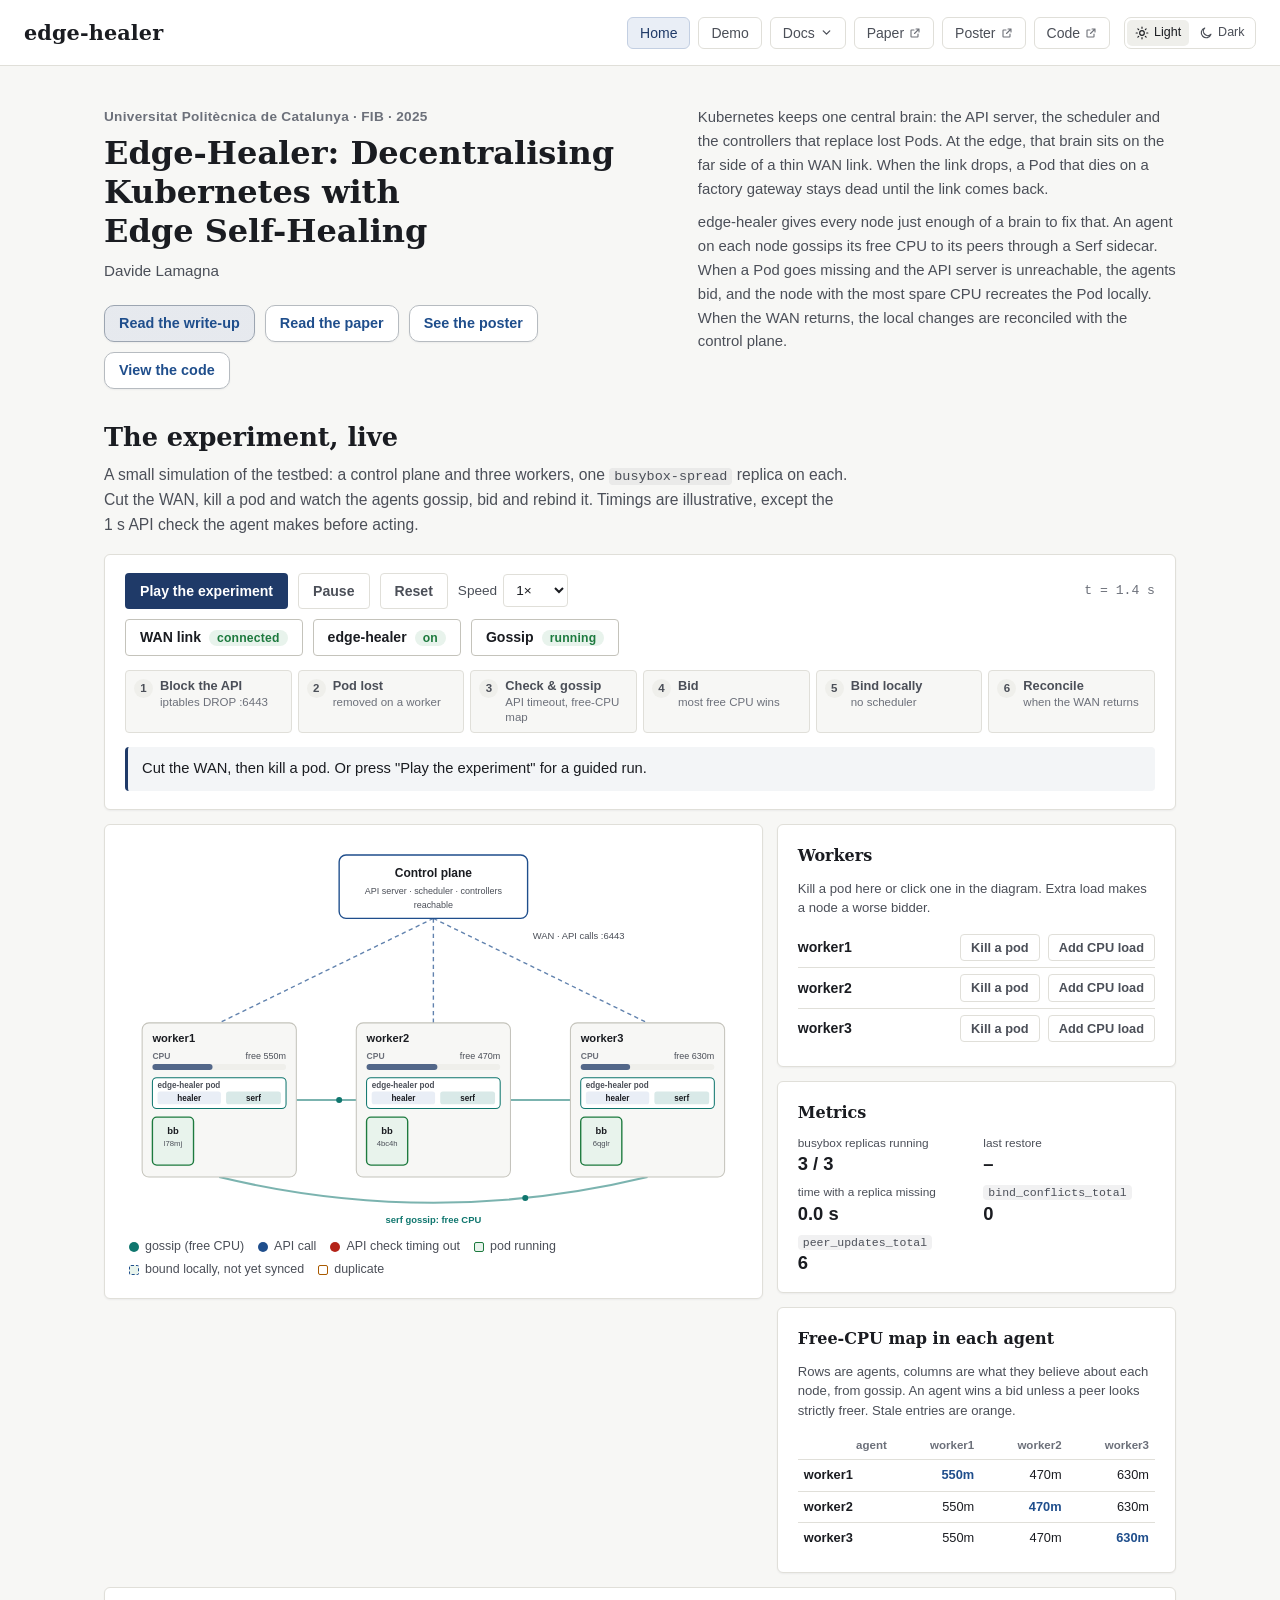
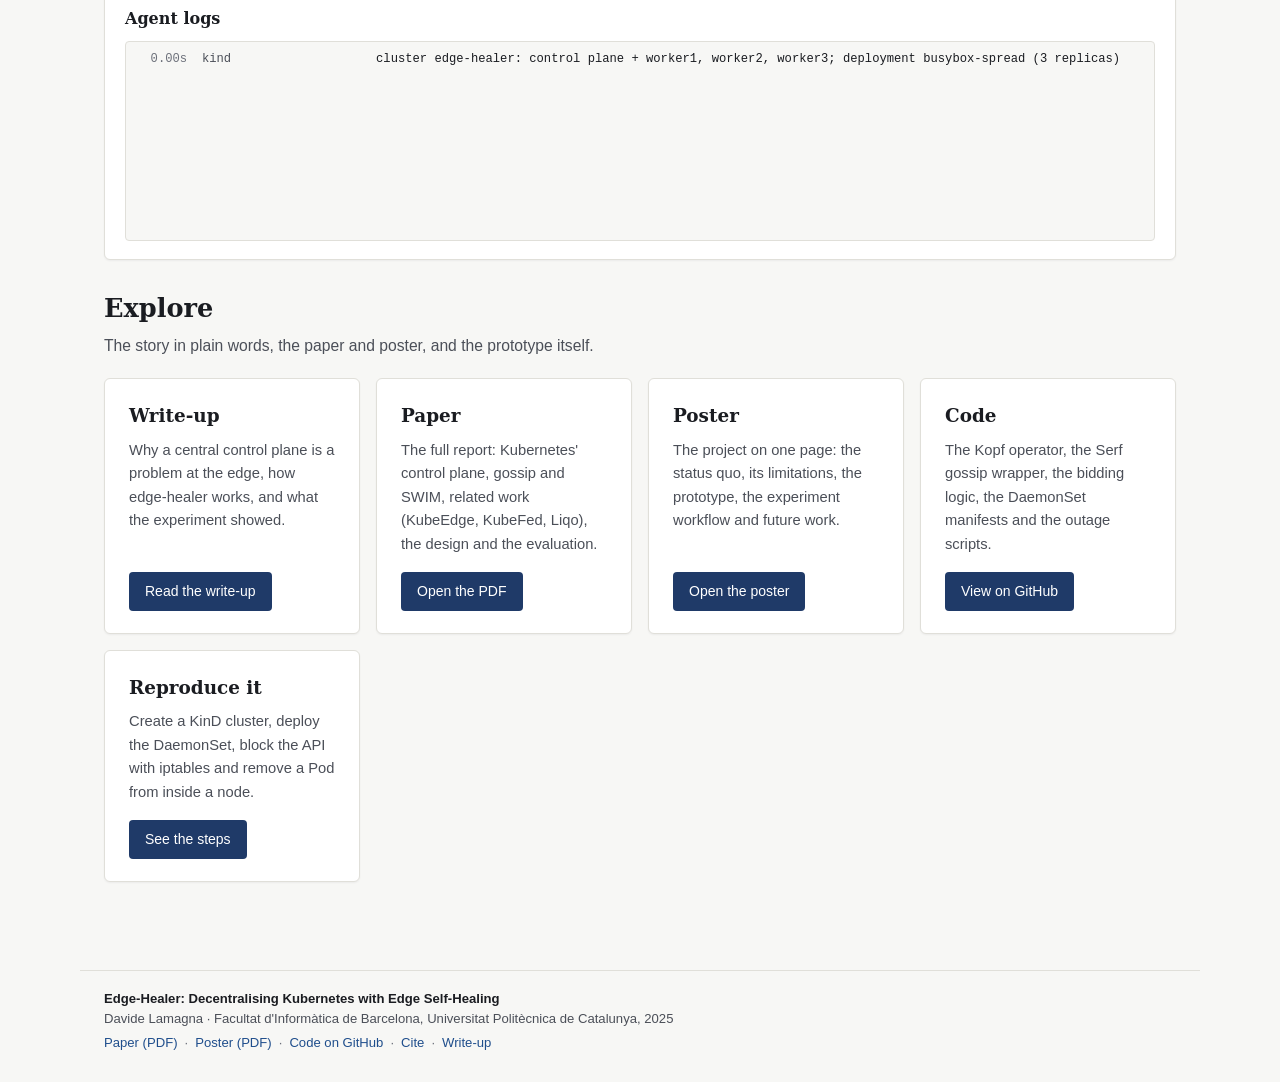
<file: site/index.html>
<!doctype html>
<html lang="en">
<head>
  <meta charset="UTF-8">
  <meta name="viewport" content="width=device-width, initial-scale=1.0">
  <title>edge-healer · Decentralised self-healing for Kubernetes at the edge</title>
  <meta name="description" content="edge-healer: a gossip-based self-healing agent that lets Kubernetes edge nodes recreate lost Pods while the control plane is unreachable. Paper, poster, code and an interactive demo.">
  <link rel="canonical" href="https://dlamagna.github.io/kubernetes-edge-healer/">
  <meta property="og:type" content="website">
  <meta property="og:site_name" content="edge-healer">
  <meta property="og:title" content="edge-healer · Decentralised self-healing for Kubernetes at the edge">
  <meta property="og:description" content="edge-healer: a gossip-based self-healing agent that lets Kubernetes edge nodes recreate lost Pods while the control plane is unreachable. Paper, poster, code and an interactive demo.">
  <meta property="og:url" content="https://dlamagna.github.io/kubernetes-edge-healer/">
  <meta name="twitter:card" content="summary">
  <script>
    /* Theme before first paint: the saved choice, else light (see common/js/theme.js). */
    (function () {
      var t;
      try { t = localStorage.getItem('edge-healer-theme'); } catch (e) {}
      if (t !== 'light' && t !== 'dark') t = 'light';
      document.documentElement.setAttribute('data-theme', t);
    })();
  </script>
  <link rel="stylesheet" href="common/css/base.css">
  <link rel="stylesheet" href="common/css/site.css">
  <link rel="stylesheet" href="demo/css/demo.css">
  <script type="module" src="common/js/theme.js"></script>
  <script type="module" src="common/js/nav.js"></script>
  <script type="module" src="demo/js/demo.js"></script>
  <style>
    :root { --footer-width: 1120px; } /* align the shared footer with .container */
    html { scroll-behavior: smooth; }
    @media (prefers-reduced-motion: reduce) { html { scroll-behavior: auto; } }
    .header { flex-wrap: wrap; gap: 10px 16px; }
    .header h1 {
      font-family: var(--font-heading);
      font-size: 1.3rem;
      letter-spacing: 0.1px;
    }
    .header-end { display: flex; flex-wrap: wrap; align-items: center; gap: 8px 14px; }
    .paper-hero .eyebrow {
      color: var(--text-muted);
      font-size: 0.85rem;
      font-weight: 600;
      letter-spacing: 0.3px;
    }
    .paper-hero h2 {
      font-size: clamp(1.4rem, 3vw, 2rem);
      line-height: 1.22;
      font-weight: 600;
      margin: 6px 0 8px;
      max-width: 30em;
      text-wrap: balance;
    }
    .paper-hero .authors { color: var(--text-secondary); font-size: 0.95rem; }
    .paper-hero .summary {
      color: var(--text-secondary);
      font-size: 0.98rem;
      max-width: 46em;
      margin: 12px 0 0;
    }
    .paper-hero .summary + .summary { margin-top: 10px; }
    .paper-hero--head { padding-bottom: 0; margin-bottom: 28px; }
    /* Title and author on the left, the summary on the right; stacked on narrow screens */
    .home-top { display: grid; grid-template-columns: minmax(0, 1.15fr) minmax(0, 1fr); gap: 20px 44px; align-items: start; }
    .home-top .summary { font-size: 0.93rem; }
    .home-top__title .cta-row { margin-top: 22px; gap: 10px; }
    .home-top__title .cta { padding: 8px 14px; font-size: 0.9rem; white-space: nowrap; }
    .home-top__intro .summary:first-child { margin-top: 0; }
    @media (max-width: 1080px) { .home-top { grid-template-columns: minmax(0, 1fr); } .home-top__intro .summary:first-child { margin-top: 4px; } }
    .container { max-width: 1120px; padding: 40px 24px 56px; }
    .page-title {
      font-size: 1.6rem;
      font-weight: 600;
      margin-bottom: 4px;
      scroll-margin-top: 16px;
    }
    .page-subtitle {
      color: var(--text-secondary);
      font-size: 0.98rem;
      max-width: 48em;
      margin-bottom: 16px;
    }
    .benchmark-list {
      display: grid;
      grid-template-columns: repeat(auto-fill, minmax(240px, 1fr));
      gap: 16px;
      margin-top: 20px;
    }
    .benchmark-card {
      background: var(--bg-secondary);
      border: 1px solid var(--border);
      border-radius: var(--radius-card);
      box-shadow: var(--shadow-1);
      padding: 22px 24px;
      display: flex;
      flex-direction: column;
      gap: 8px;
      transition: border-color 0.15s;
    }
    .benchmark-card:hover {
      border-color: var(--border-active);
    }
    .benchmark-card h2 {
      font-size: 1.15rem;
      font-weight: 600;
    }
    .benchmark-card p {
      color: var(--text-secondary);
      font-size: 0.92rem;
      flex: 1;
    }
    .benchmark-card a.open-btn {
      margin-top: 8px;
      display: inline-block;
      align-self: flex-start;
      padding: 8px 16px;
      background: var(--accent);
      color: var(--on-accent);
      border-radius: var(--radius-md);
      font-size: 0.875rem;
      font-weight: 500;
      text-align: center;
      transition: background 0.15s;
    }
    .benchmark-card a.open-btn:hover {
      background: var(--accent-hover);
      color: var(--on-accent);
      text-decoration: none;
    }
    @media (max-width: 720px) {
      /* title + theme toggle on the first row, the links below */
      .header-end { display: contents; }
      .header .theme-toggle { order: 2; }
      .header .site-links { order: 3; flex-basis: 100%; gap: 6px; }
      .header .site-link, .header .site-menu__button { padding: 5px 10px; }
    }
    @media (max-width: 600px) {
      .header { padding: 12px 16px; }
      .container { padding: 24px 16px 40px; }
    }
  </style>
</head>
<body>

<header class="header">
  <h1>edge-healer</h1>
  <div class="header-end">
    <nav data-site-nav="home" aria-label="Site"></nav>
    <div class="theme-toggle" data-theme-toggle></div>
  </div>
</header>

<main class="container">
  <section class="paper-hero paper-hero--head home-top" aria-labelledby="paperTitle">
    <div class="home-top__title">
      <p class="eyebrow">Universitat Politècnica de Catalunya · FIB · 2025</p>
      <h2 id="paperTitle">Edge-Healer: Decentralising Kubernetes with Edge Self-Healing</h2>
      <p class="authors">Davide Lamagna</p>
      <div class="cta-row">
        <a class="cta cta--primary" href="docs/blog/">Read the write-up</a>
        <a class="cta" data-site-href="paper" target="_blank" rel="noopener" title="The paper (PDF)">Read the paper</a>
        <a class="cta" data-site-href="poster" target="_blank" rel="noopener" title="The poster (PDF)">See the poster</a>
        <a class="cta" data-site-href="repo">View the code</a>
      </div>
    </div>
    <div class="home-top__intro">
      <p class="summary">Kubernetes keeps one central brain: the API server, the scheduler and the controllers that
        replace lost Pods. At the edge, that brain sits on the far side of a thin WAN link. When the link drops, a
        Pod that dies on a factory gateway stays dead until the link comes back.</p>
      <p class="summary">edge-healer gives every node just enough of a brain to fix that. An agent on each node
        gossips its free CPU to its peers through a Serf sidecar. When a Pod goes missing and the API server is
        unreachable, the agents bid, and the node with the most spare CPU recreates the Pod locally. When the WAN
        returns, the local changes are reconciled with the control plane.</p>
    </div>
  </section>

  <section class="demo" id="demo" aria-labelledby="demoTitle">
    <h2 class="page-title" id="demoTitle">The experiment, live</h2>
    <p class="page-subtitle">A small simulation of the testbed: a control plane and three workers, one
      <code>busybox-spread</code> replica on each. Cut the WAN, kill a pod and watch the agents gossip, bid and
      rebind it. Timings are illustrative, except the 1&nbsp;s API check the agent makes before acting.</p>

    <div class="card demo-controls">
      <div class="demo-bar">
        <button type="button" class="btn-primary" id="demoPlay">Play the experiment</button>
        <button type="button" class="btn-secondary" id="demoPause" aria-pressed="false">Pause</button>
        <button type="button" class="btn-secondary" id="demoReset">Reset</button>
        <label class="demo-speed">Speed
          <select id="demoSpeed">
            <option value="0.5">0.5×</option>
            <option value="1" selected>1×</option>
            <option value="2">2×</option>
          </select>
        </label>
        <span class="demo-bar__sep" aria-hidden="true"></span>
        <span class="demo-clock" id="demoClock" aria-hidden="true">t = 0.0 s</span>
      </div>
      <div class="demo-bar demo-switches" role="group" aria-label="Cluster conditions">
        <button type="button" class="switch" id="demoWan" aria-pressed="true" title="Block or restore the workers' access to the API server (iptables DROP on :6443)">WAN link <span class="switch__state" data-state>connected</span></button>
        <button type="button" class="switch" id="demoHealer" aria-pressed="true" title="Deploy or remove the edge-healer DaemonSet">edge-healer <span class="switch__state" data-state>on</span></button>
        <button type="button" class="switch" id="demoGossip" aria-pressed="true" title="Pause the Serf gossip between the nodes: each agent's view of its peers goes stale">Gossip <span class="switch__state" data-state>running</span></button>
      </div>
      <ol class="demo-steps" id="demoSteps" aria-label="The experiment workflow">
        <li data-step="1">Block the API<small>iptables DROP :6443</small></li>
        <li data-step="2">Pod lost<small>removed on a worker</small></li>
        <li data-step="3">Check &amp; gossip<small>API timeout, free-CPU map</small></li>
        <li data-step="4">Bid<small>most free CPU wins</small></li>
        <li data-step="5">Bind locally<small>no scheduler</small></li>
        <li data-step="6">Reconcile<small>when the WAN returns</small></li>
      </ol>
      <p class="demo-say" id="demoSay" aria-live="polite"></p>
    </div>

    <div class="demo-grid">
      <div class="card demo-stage">
        <svg id="demoSvg" viewBox="0 0 720 450" role="img" aria-label="Cluster diagram"></svg>
        <ul class="demo-legend" aria-label="Legend">
          <li><i class="k-gossip"></i>gossip (free CPU)</li>
          <li><i class="k-api"></i>API call</li>
          <li><i class="k-probe"></i>API check timing out</li>
          <li><i class="k-run"></i>pod running</li>
          <li><i class="k-local"></i>bound locally, not yet synced</li>
          <li><i class="k-dup"></i>duplicate</li>
        </ul>
      </div>

      <div class="demo-side">
        <div class="card">
          <h3>Workers</h3>
          <p class="demo-sub">Kill a pod here or click one in the diagram. Extra load makes a node a worse bidder.</p>
          <div id="demoNodes"></div>
        </div>
        <div class="card">
          <h3>Metrics</h3>
          <dl class="demo-metrics">
            <div><dt>busybox replicas running</dt><dd data-metric="running">3 / 3</dd></div>
            <div><dt>last restore</dt><dd><span data-metric="restore">–</span><small data-metric="restoreBy"></small></dd></div>
            <div><dt>time with a replica missing</dt><dd data-metric="gap">0.0 s</dd></div>
            <div><dt><code>bind_conflicts_total</code></dt><dd data-metric="conflicts">0</dd></div>
            <div><dt><code>peer_updates_total</code></dt><dd data-metric="updates">0</dd></div>
          </dl>
        </div>
        <div class="card">
          <h3>Free-CPU map in each agent</h3>
          <p class="demo-sub">Rows are agents, columns are what they believe about each node, from gossip. An agent
            wins a bid unless a peer looks strictly freer. Stale entries are orange.</p>
          <table class="demo-views" id="demoViews">
            <thead><tr><th scope="col">agent</th><th scope="col">worker1</th><th scope="col">worker2</th><th scope="col">worker3</th></tr></thead>
            <tbody></tbody>
          </table>
        </div>
      </div>
    </div>

    <div class="card demo-log-card">
      <h3>Agent logs</h3>
      <ol class="demo-log" id="demoLog" role="log" aria-label="Simulated agent and cluster logs"></ol>
    </div>
  </section>

  <h2 class="page-title">Explore</h2>
  <p class="page-subtitle">The story in plain words, the paper and poster, and the prototype itself.</p>

  <div class="benchmark-list">
    <div class="benchmark-card">
      <h2>Write-up</h2>
      <p>Why a central control plane is a problem at the edge, how edge-healer works, and what the experiment showed.</p>
      <a class="open-btn" href="docs/blog/">Read the write-up</a>
    </div>

    <div class="benchmark-card">
      <h2>Paper</h2>
      <p>The full report: Kubernetes' control plane, gossip and SWIM, related work (KubeEdge, KubeFed, Liqo), the design and the evaluation.</p>
      <a class="open-btn" data-site-href="paper" target="_blank" rel="noopener">Open the PDF</a>
    </div>

    <div class="benchmark-card">
      <h2>Poster</h2>
      <p>The project on one page: the status quo, its limitations, the prototype, the experiment workflow and future work.</p>
      <a class="open-btn" data-site-href="poster" target="_blank" rel="noopener">Open the poster</a>
    </div>

    <div class="benchmark-card">
      <h2>Code</h2>
      <p>The Kopf operator, the Serf gossip wrapper, the bidding logic, the DaemonSet manifests and the outage scripts.</p>
      <a class="open-btn" data-site-href="repo">View on GitHub</a>
    </div>

    <div class="benchmark-card">
      <h2>Reproduce it</h2>
      <p>Create a KinD cluster, deploy the DaemonSet, block the API with iptables and remove a Pod from inside a node.</p>
      <a class="open-btn" href="docs/blog/#reproduce">See the steps</a>
    </div>
  </div>
</main>

<footer data-site-footer></footer>

</body>
</html>
</file>
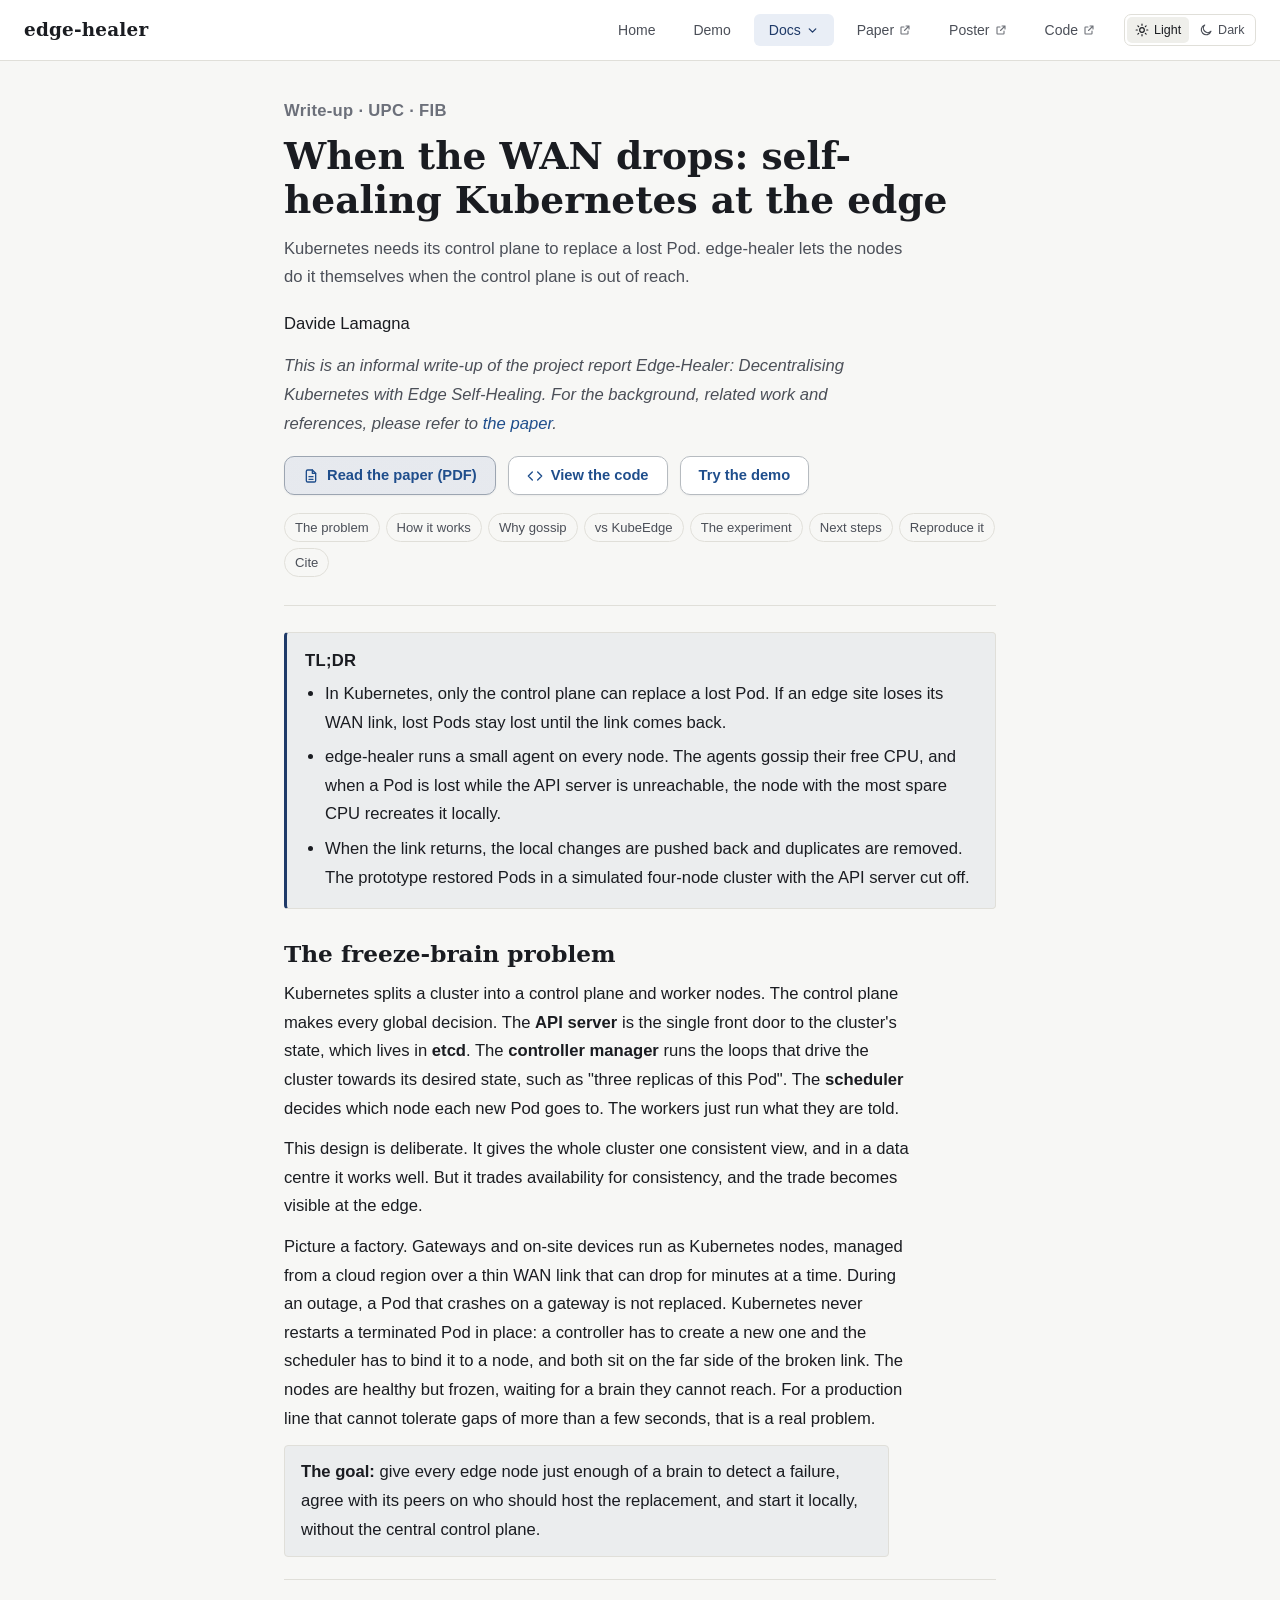
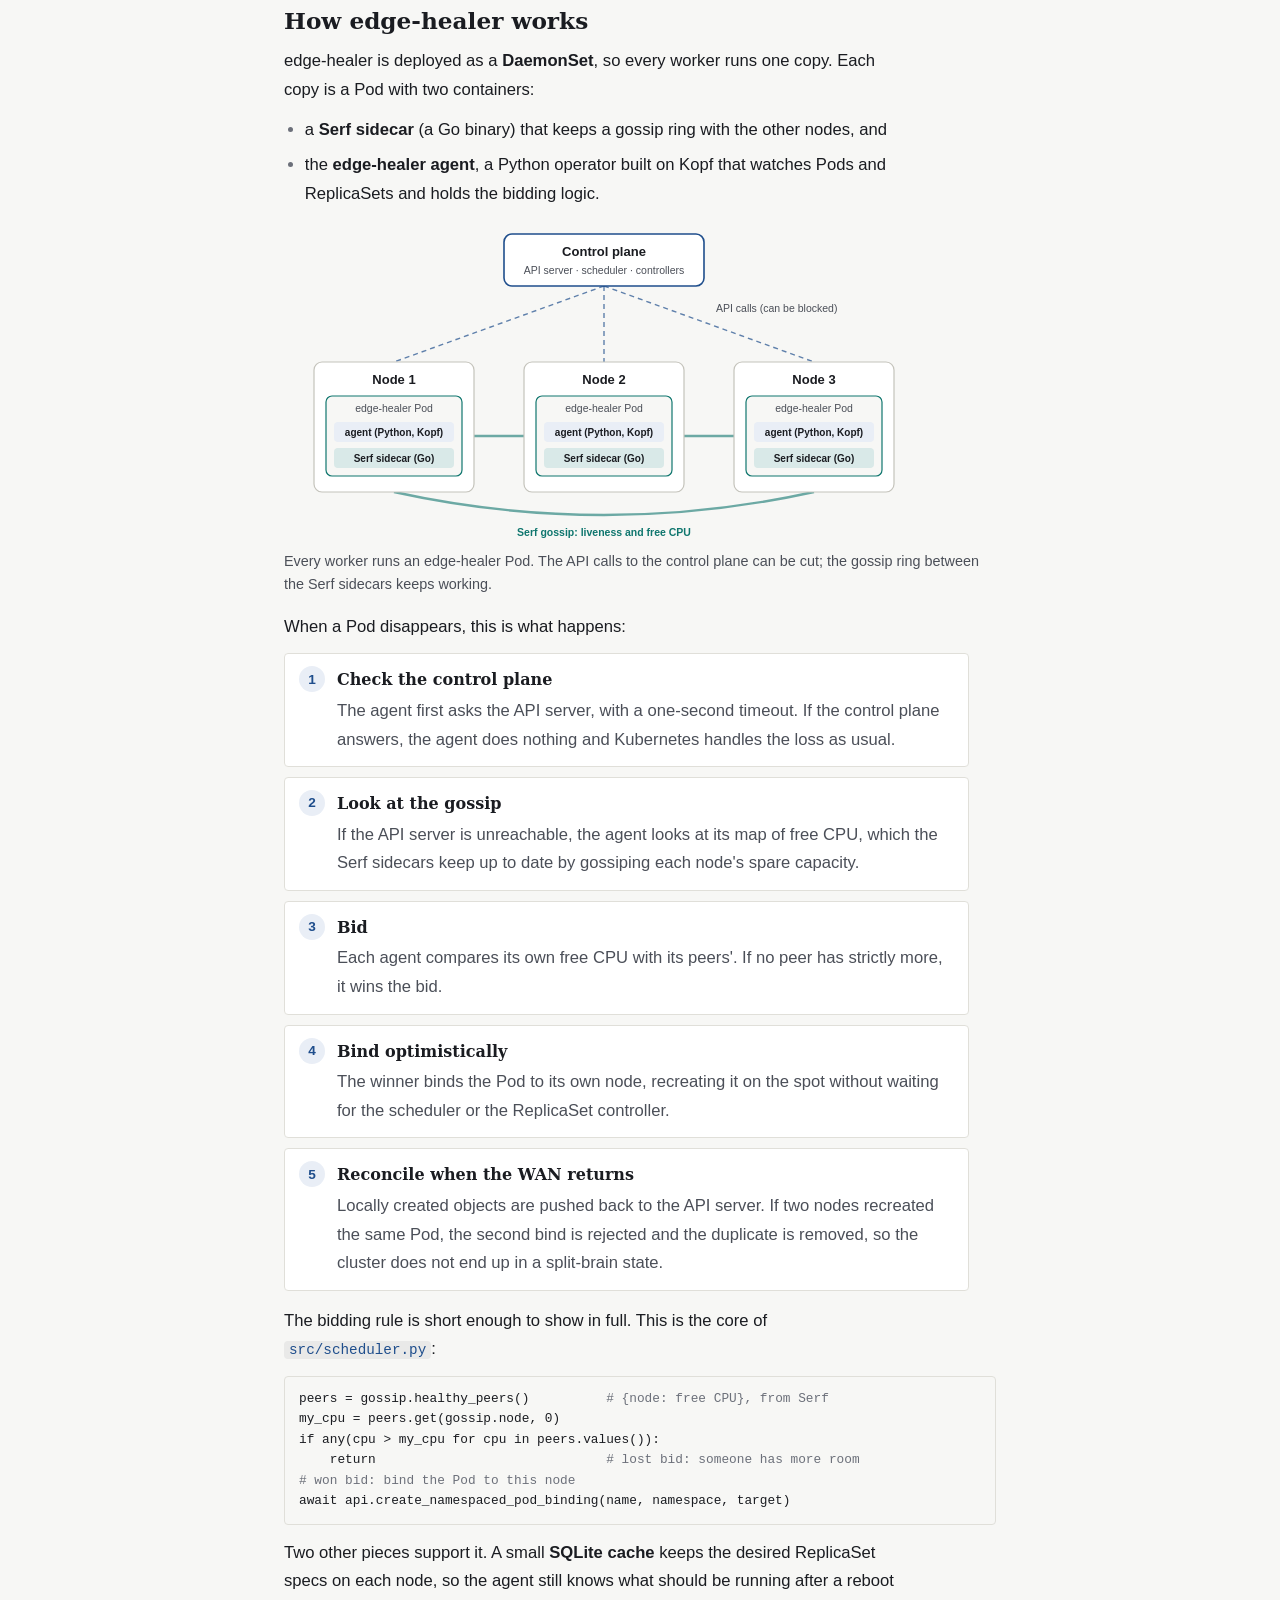
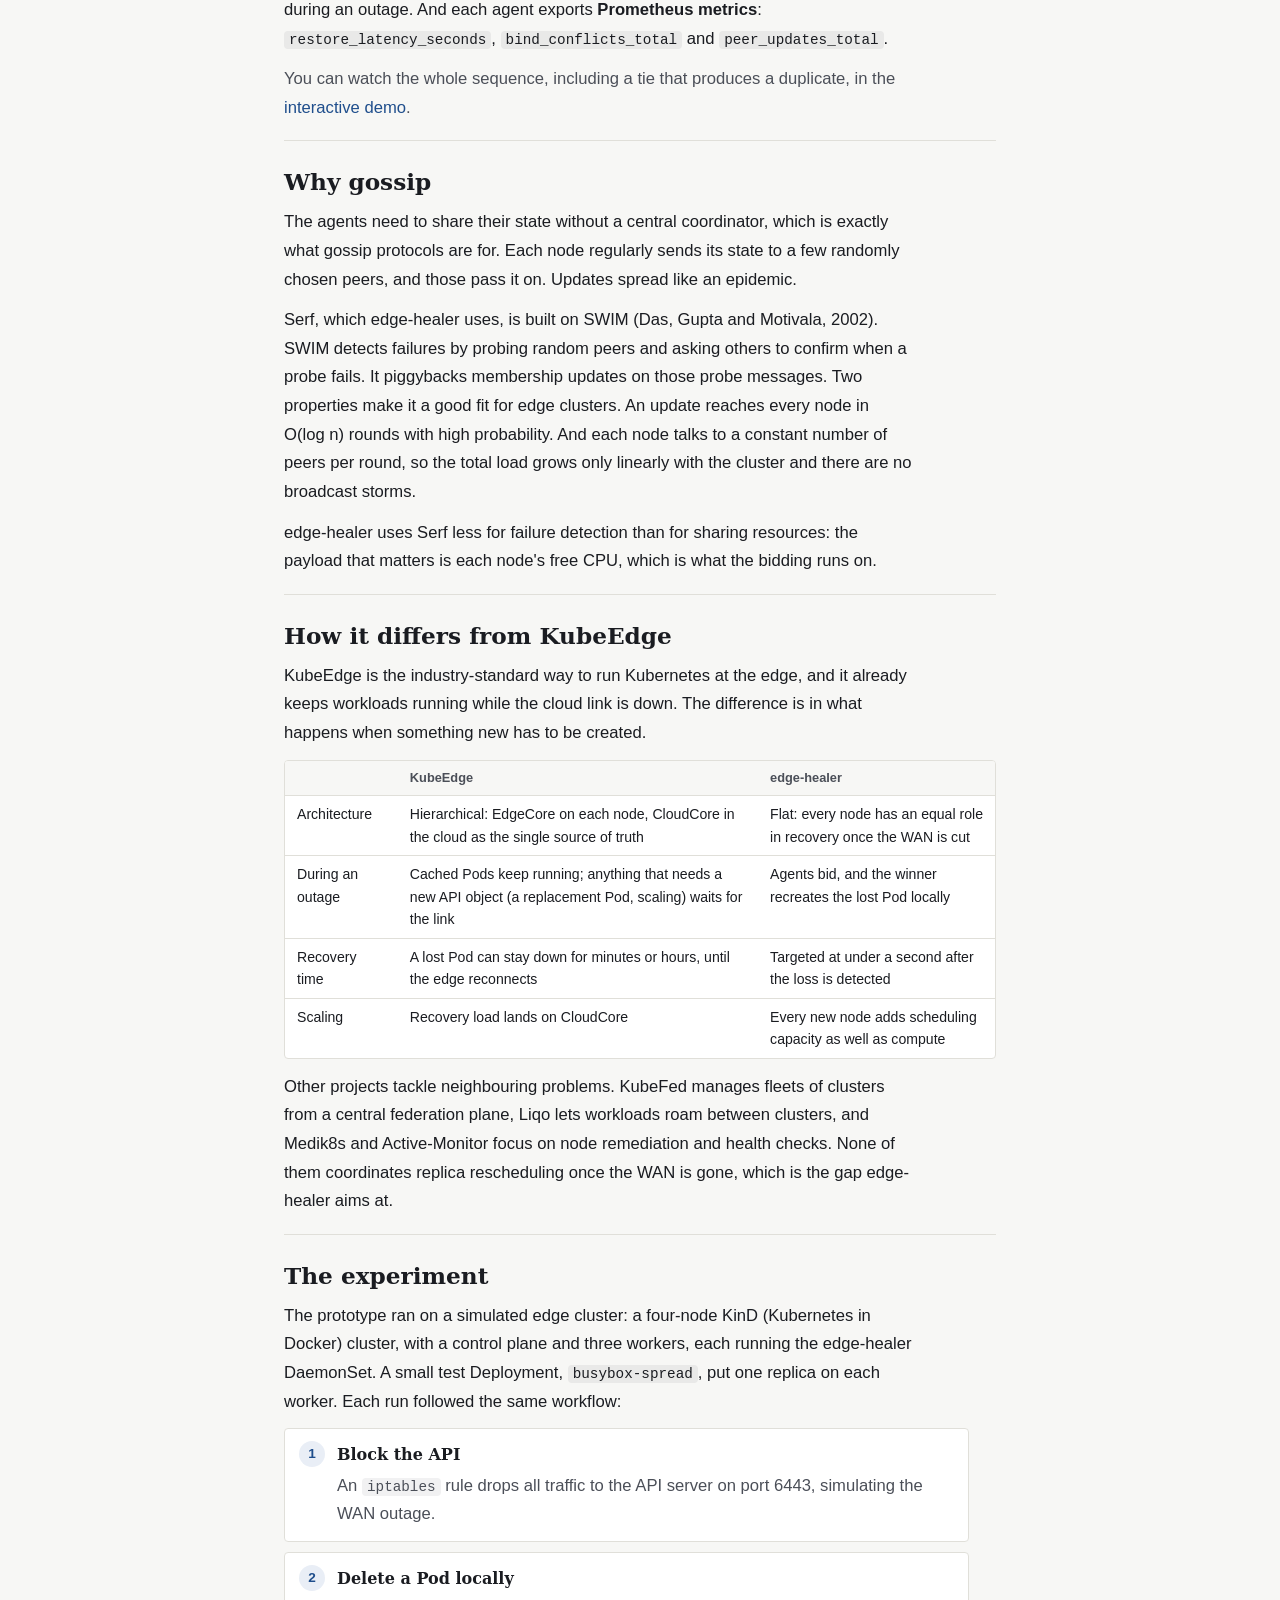
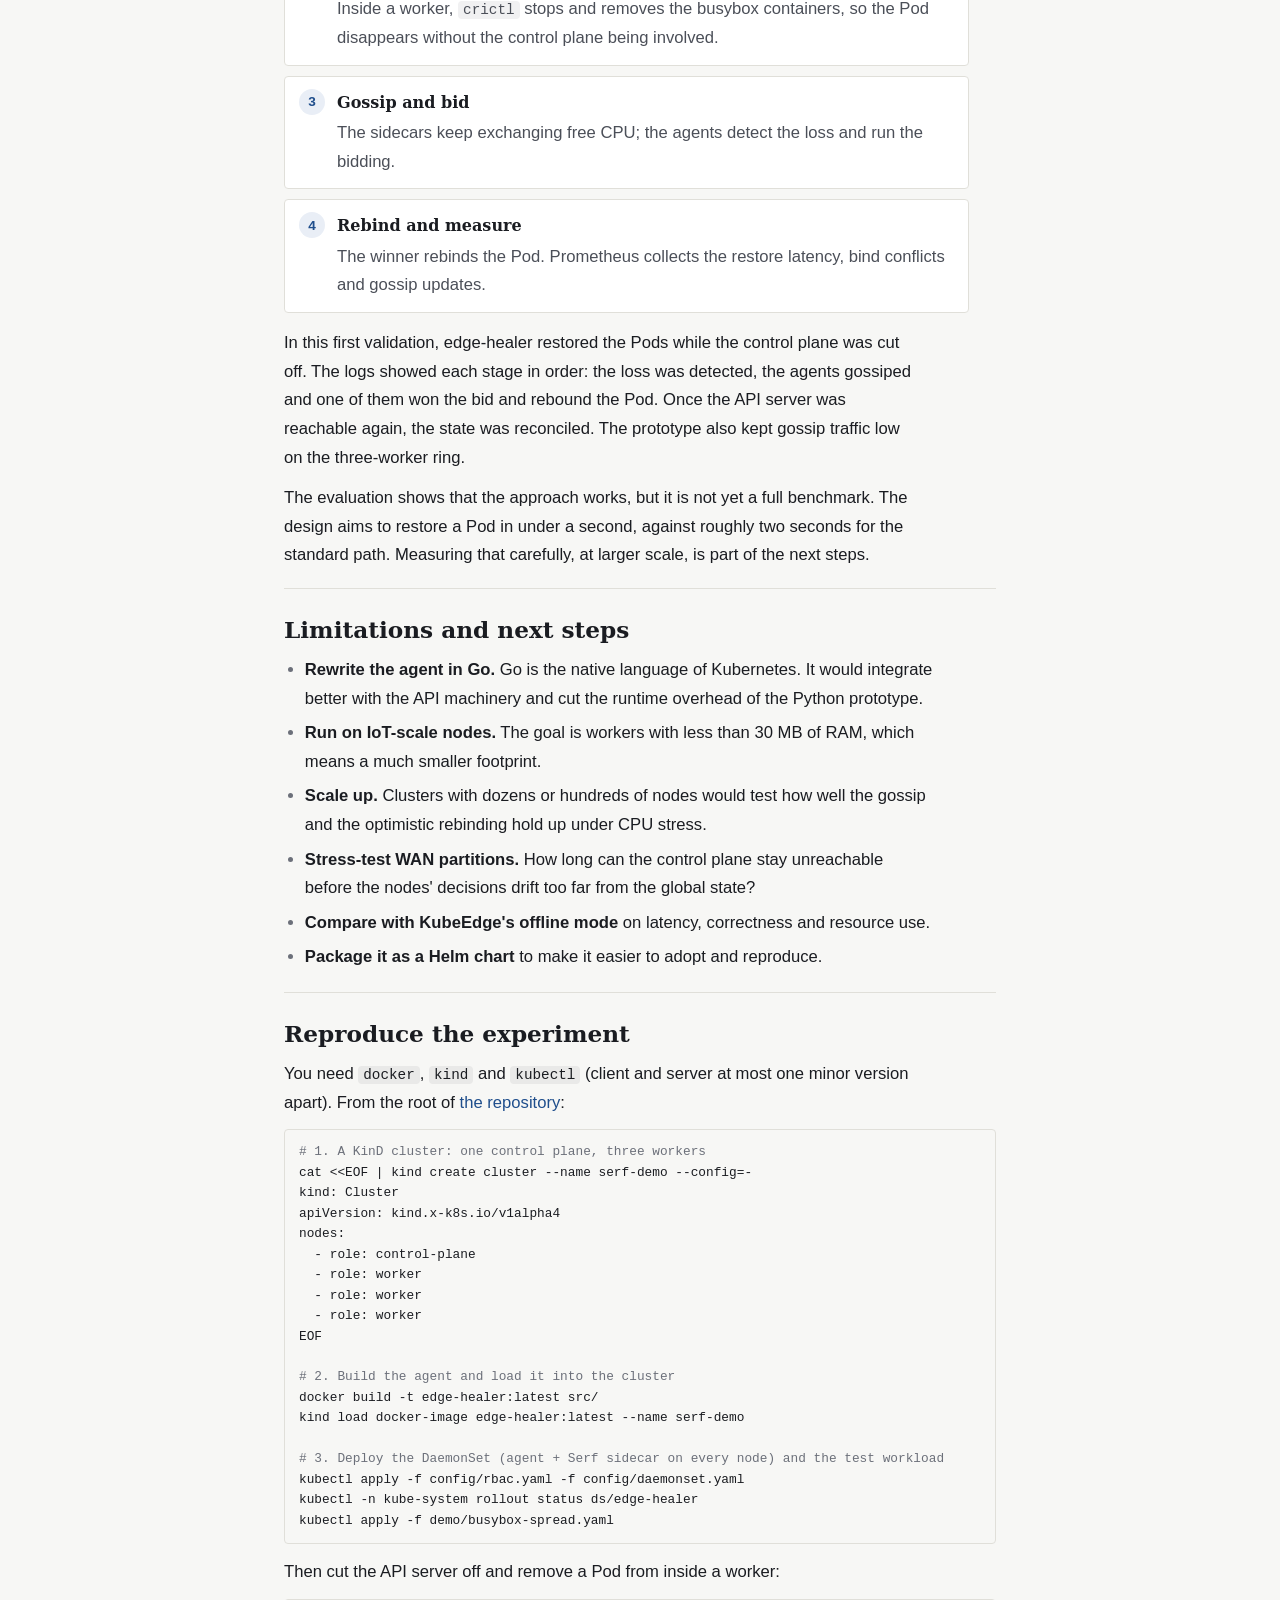
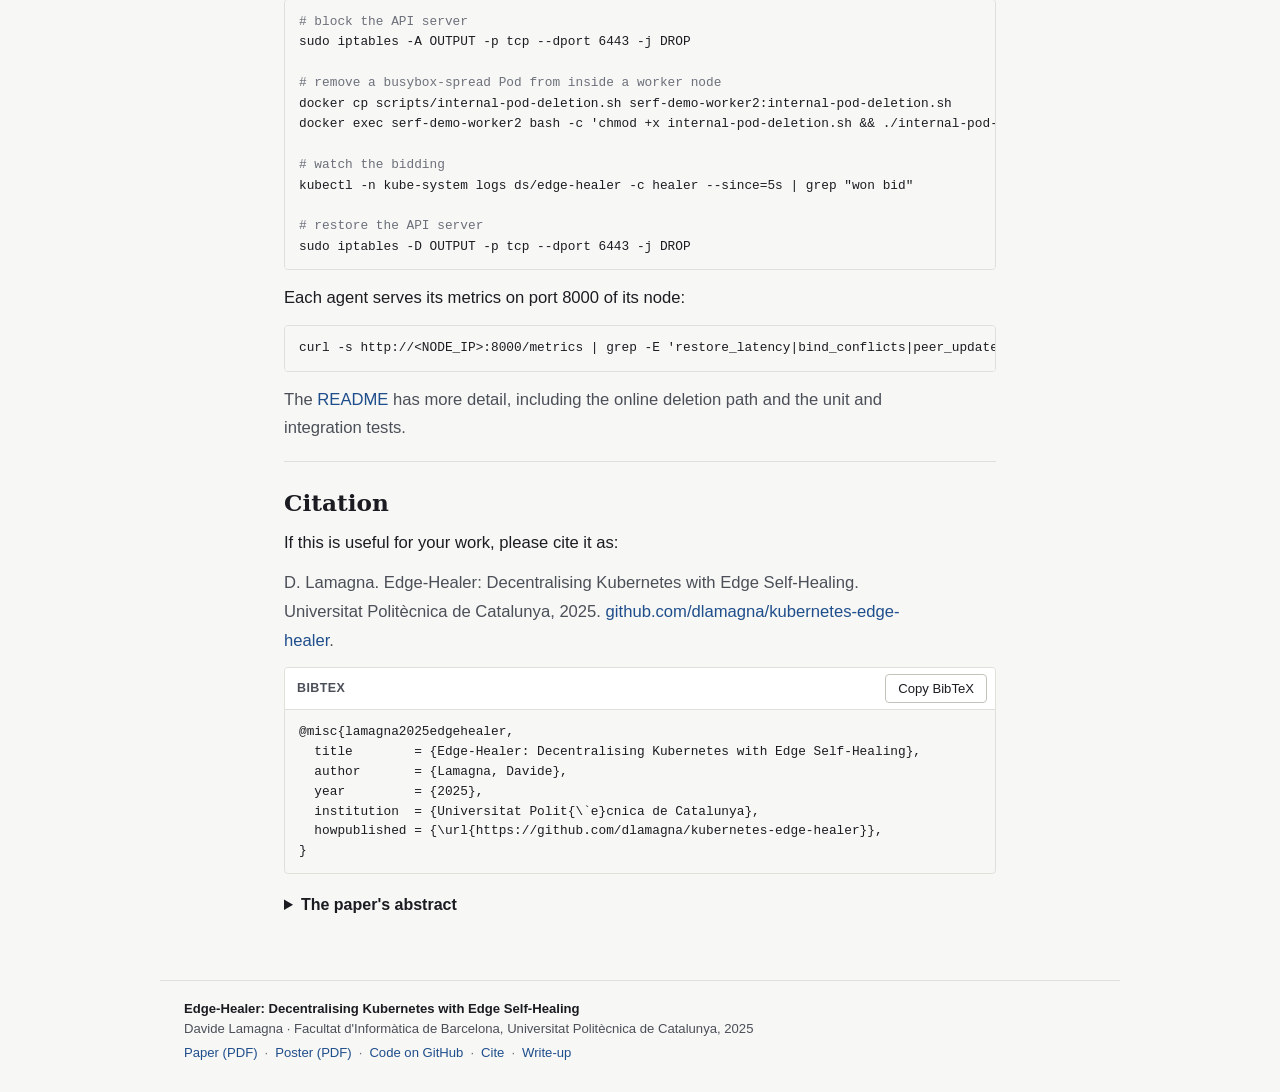
<file: site/docs/blog/index.html>
<!doctype html>
<html lang="en">
<head>
  <meta charset="UTF-8">
  <meta name="viewport" content="width=device-width, initial-scale=1.0">
  <title>When the WAN drops: self-healing Kubernetes at the edge</title>
  <meta name="description" content="A plain-words write-up of edge-healer: a gossip-based agent that lets Kubernetes edge nodes recreate lost Pods while the control plane is unreachable.">
  <link rel="canonical" href="https://dlamagna.github.io/kubernetes-edge-healer/docs/blog/">
  <meta property="og:type" content="article">
  <meta property="og:site_name" content="edge-healer">
  <meta property="og:title" content="When the WAN drops: self-healing Kubernetes at the edge">
  <meta property="og:description" content="A plain-words write-up of edge-healer: a gossip-based agent that lets Kubernetes edge nodes recreate lost Pods while the control plane is unreachable.">
  <meta property="og:url" content="https://dlamagna.github.io/kubernetes-edge-healer/docs/blog/">
  <meta name="twitter:card" content="summary">
  <script type="application/ld+json">
  {
    "@context": "https://schema.org",
    "@type": "BlogPosting",
    "headline": "When the WAN drops: self-healing Kubernetes at the edge",
    "url": "https://dlamagna.github.io/kubernetes-edge-healer/docs/blog/",
    "author": [{"@type": "Person", "name": "Davide Lamagna"}],
    "about": {
      "@type": "ScholarlyArticle",
      "name": "Edge-Healer: Decentralising Kubernetes with Edge Self-Healing",
      "datePublished": "2025"
    }
  }
  </script>
  <script>
    /* Theme before first paint: the saved choice, else light (see common/js/theme.js). */
    (function () {
      var t;
      try { t = localStorage.getItem('edge-healer-theme'); } catch (e) {}
      if (t !== 'light' && t !== 'dark') t = 'light';
      document.documentElement.setAttribute('data-theme', t);
    })();
  </script>
  <link rel="stylesheet" href="../../common/css/base.css">
  <link rel="stylesheet" href="../../common/css/site.css">
  <link rel="stylesheet" href="../css/docs.css">
  <script type="module" src="../../common/js/theme.js"></script>
  <script type="module" src="../../common/js/nav.js"></script>
</head>
<body>
<a class="skip-link" href="#main">Skip to content</a>

<header class="site-header">
  <a class="brand" href="../../">edge-healer</a>
  <div class="header-end">
    <nav data-site-nav="docs-blog" aria-label="Site"></nav>
    <div class="theme-toggle" data-theme-toggle></div>
  </div>
</header>

<main id="main" class="doc post" tabindex="-1">

  <header class="doc-hero post-hero" aria-labelledby="pageTitle">
    <p class="eyebrow">Write-up · UPC · FIB</p>
    <h1 id="pageTitle">When the WAN drops: self-healing Kubernetes at the edge</h1>
    <p class="doc-lede">Kubernetes needs its control plane to replace a lost Pod. edge-healer lets the nodes do it
      themselves when the control plane is out of reach.</p>
    <p class="authors">Davide Lamagna</p>
    <p class="post-notice">This is an informal write-up of the project report <em>Edge-Healer: Decentralising
      Kubernetes with Edge Self-Healing</em>. For the background, related work and references, please refer to
      <a data-site-href="paper">the paper</a>.</p>
    <div class="cta-row">
      <a class="cta cta--primary" data-site-href="paper" target="_blank" rel="noopener">
        <svg viewBox="0 0 24 24" aria-hidden="true"><path d="M14 3H7a2 2 0 0 0-2 2v14a2 2 0 0 0 2 2h10a2 2 0 0 0 2-2V8z"/><path d="M14 3v5h5M9 13h6M9 17h6"/></svg>
        Read the paper (PDF)
      </a>
      <a class="cta" data-site-href="repo">
        <svg viewBox="0 0 24 24" aria-hidden="true"><path d="M16 18l6-6-6-6M8 6l-6 6 6 6"/></svg>
        View the code
      </a>
      <a class="cta" href="../../#demo">Try the demo</a>
    </div>
    <nav class="doc-toc" aria-label="On this page">
      <a href="#problem">The problem</a>
      <a href="#how">How it works</a>
      <a href="#gossip">Why gossip</a>
      <a href="#kubeedge">vs KubeEdge</a>
      <a href="#experiment">The experiment</a>
      <a href="#next">Next steps</a>
      <a href="#reproduce">Reproduce it</a>
      <a href="#cite">Cite</a>
    </nav>
  </header>

  <aside class="tldr" aria-label="TL;DR">
    <p class="tldr-title">TL;DR</p>
    <ul>
      <li>In Kubernetes, only the control plane can replace a lost Pod. If an edge site loses its WAN link, lost
        Pods stay lost until the link comes back.</li>
      <li>edge-healer runs a small agent on every node. The agents gossip their free CPU, and when a Pod is lost
        while the API server is unreachable, the node with the most spare CPU recreates it locally.</li>
      <li>When the link returns, the local changes are pushed back and duplicates are removed. The prototype
        restored Pods in a simulated four-node cluster with the API server cut off.</li>
    </ul>
  </aside>

  <section id="problem" class="doc-section" aria-labelledby="problemTitle">
    <h2 id="problemTitle">The freeze-brain problem</h2>
    <p>Kubernetes splits a cluster into a control plane and worker nodes. The control plane makes every global
      decision. The <strong>API server</strong> is the single front door to the cluster's state, which lives in
      <strong>etcd</strong>. The <strong>controller manager</strong> runs the loops that drive the cluster towards
      its desired state, such as "three replicas of this Pod". The <strong>scheduler</strong> decides which node
      each new Pod goes to. The workers just run what they are told.</p>
    <p>This design is deliberate. It gives the whole cluster one consistent view, and in a data centre it works
      well. But it trades availability for consistency, and the trade becomes visible at the edge.</p>
    <p>Picture a factory. Gateways and on-site devices run as Kubernetes nodes, managed from a cloud region over
      a thin WAN link that can drop for minutes at a time. During an outage, a Pod that crashes on a gateway is
      not replaced. Kubernetes never restarts a terminated Pod in place: a controller has to create a new one and
      the scheduler has to bind it to a node, and both sit on the far side of the broken link. The nodes are
      healthy but frozen, waiting for a brain they cannot reach. For a production line that cannot tolerate gaps
      of more than a few seconds, that is a real problem.</p>
    <div class="callout">
      <p><strong>The goal:</strong> give every edge node just enough of a brain to detect a failure, agree with
        its peers on who should host the replacement, and start it locally, without the central control plane.</p>
    </div>
  </section>

  <section id="how" class="doc-section" aria-labelledby="howTitle">
    <h2 id="howTitle">How edge-healer works</h2>
    <p>edge-healer is deployed as a <strong>DaemonSet</strong>, so every worker runs one copy. Each copy is a Pod
      with two containers:</p>
    <ul>
      <li>a <strong>Serf sidecar</strong> (a Go binary) that keeps a gossip ring with the other nodes, and</li>
      <li>the <strong>edge-healer agent</strong>, a Python operator built on Kopf that watches Pods and
        ReplicaSets and holds the bidding logic.</li>
    </ul>

    <figure class="post-figure">
      <svg class="arch" viewBox="0 0 640 320" role="img" aria-labelledby="archTitle archDesc">
        <title id="archTitle">edge-healer architecture</title>
        <desc id="archDesc">A control plane at the top connects to three worker nodes through API calls that can be
          blocked. Each worker runs an edge-healer Pod with a Python agent and a Serf sidecar; the sidecars gossip
          with each other in a ring.</desc>
        <line class="arch-api" x1="320" y1="64" x2="110" y2="140"/>
        <line class="arch-api" x1="320" y1="64" x2="320" y2="140"/>
        <line class="arch-api" x1="320" y1="64" x2="530" y2="140"/>
        <text class="arch-note" x="432" y="90">API calls (can be blocked)</text>
        <rect class="arch-cp" x="220" y="12" width="200" height="52" rx="8"/>
        <text class="arch-title" x="320" y="34">Control plane</text>
        <text class="arch-sub" x="320" y="52">API server · scheduler · controllers</text>
        <line class="arch-gossip" x1="190" y1="214" x2="240" y2="214"/>
        <line class="arch-gossip" x1="400" y1="214" x2="450" y2="214"/>
        <path class="arch-gossip" d="M110 270 Q 320 316 530 270"/>
        <text class="arch-gossip-label" x="320" y="314">Serf gossip: liveness and free CPU</text>
        <g>
          <rect class="arch-node" x="30" y="140" width="160" height="130" rx="8"/>
          <text class="arch-title" x="110" y="162">Node 1</text>
          <rect class="arch-pod" x="42" y="174" width="136" height="80" rx="6"/>
          <text class="arch-sub" x="110" y="190">edge-healer Pod</text>
          <rect class="arch-chip" x="50" y="200" width="120" height="20" rx="4"/><text class="arch-chip-t" x="110" y="214">agent (Python, Kopf)</text>
          <rect class="arch-chip arch-chip--serf" x="50" y="226" width="120" height="20" rx="4"/><text class="arch-chip-t" x="110" y="240">Serf sidecar (Go)</text>
        </g>
        <g>
          <rect class="arch-node" x="240" y="140" width="160" height="130" rx="8"/>
          <text class="arch-title" x="320" y="162">Node 2</text>
          <rect class="arch-pod" x="252" y="174" width="136" height="80" rx="6"/>
          <text class="arch-sub" x="320" y="190">edge-healer Pod</text>
          <rect class="arch-chip" x="260" y="200" width="120" height="20" rx="4"/><text class="arch-chip-t" x="320" y="214">agent (Python, Kopf)</text>
          <rect class="arch-chip arch-chip--serf" x="260" y="226" width="120" height="20" rx="4"/><text class="arch-chip-t" x="320" y="240">Serf sidecar (Go)</text>
        </g>
        <g>
          <rect class="arch-node" x="450" y="140" width="160" height="130" rx="8"/>
          <text class="arch-title" x="530" y="162">Node 3</text>
          <rect class="arch-pod" x="462" y="174" width="136" height="80" rx="6"/>
          <text class="arch-sub" x="530" y="190">edge-healer Pod</text>
          <rect class="arch-chip" x="470" y="200" width="120" height="20" rx="4"/><text class="arch-chip-t" x="530" y="214">agent (Python, Kopf)</text>
          <rect class="arch-chip arch-chip--serf" x="470" y="226" width="120" height="20" rx="4"/><text class="arch-chip-t" x="530" y="240">Serf sidecar (Go)</text>
        </g>
      </svg>
      <figcaption>Every worker runs an edge-healer Pod. The API calls to the control plane can be cut; the gossip
        ring between the Serf sidecars keeps working.</figcaption>
    </figure>

    <p>When a Pod disappears, this is what happens:</p>
    <ol class="steps">
      <li><h3>Check the control plane</h3>
        <p>The agent first asks the API server, with a one-second timeout. If the control plane answers, the agent
          does nothing and Kubernetes handles the loss as usual.</p></li>
      <li><h3>Look at the gossip</h3>
        <p>If the API server is unreachable, the agent looks at its map of free CPU, which the Serf sidecars keep up
          to date by gossiping each node's spare capacity.</p></li>
      <li><h3>Bid</h3>
        <p>Each agent compares its own free CPU with its peers'. If no peer has strictly more, it wins the bid.</p></li>
      <li><h3>Bind optimistically</h3>
        <p>The winner binds the Pod to its own node, recreating it on the spot without waiting for the scheduler or
          the ReplicaSet controller.</p></li>
      <li><h3>Reconcile when the WAN returns</h3>
        <p>Locally created objects are pushed back to the API server. If two nodes recreated the same Pod, the
          second bind is rejected and the duplicate is removed, so the cluster does not end up in a split-brain
          state.</p></li>
    </ol>
    <p>The bidding rule is short enough to show in full. This is the core of <a data-site-href="repo:src/scheduler.py"><code>src/scheduler.py</code></a>:</p>
<pre class="code"><code>peers = gossip.healthy_peers()          <span class="c"># {node: free CPU}, from Serf</span>
my_cpu = peers.get(gossip.node, 0)
if any(cpu &gt; my_cpu for cpu in peers.values()):
    return                              <span class="c"># lost bid: someone has more room</span>
<span class="c"># won bid: bind the Pod to this node</span>
await api.create_namespaced_pod_binding(name, namespace, target)</code></pre>
    <p>Two other pieces support it. A small <strong>SQLite cache</strong> keeps the desired ReplicaSet specs on
      each node, so the agent still knows what should be running after a reboot during an outage. And each agent
      exports <strong>Prometheus metrics</strong>: <code>restore_latency_seconds</code>,
      <code>bind_conflicts_total</code> and <code>peer_updates_total</code>.</p>
    <p class="muted">You can watch the whole sequence, including a tie that produces a duplicate, in the
      <a href="../../#demo">interactive demo</a>.</p>
  </section>

  <section id="gossip" class="doc-section" aria-labelledby="gossipTitle">
    <h2 id="gossipTitle">Why gossip</h2>
    <p>The agents need to share their state without a central coordinator, which is exactly what gossip protocols
      are for. Each node regularly sends its state to a few randomly chosen peers, and those pass it on. Updates
      spread like an epidemic.</p>
    <p>Serf, which edge-healer uses, is built on SWIM (Das, Gupta and Motivala, 2002). SWIM detects failures by
      probing random peers and asking others to confirm when a probe fails. It piggybacks membership updates on
      those probe messages. Two properties make it a good fit for edge clusters. An update reaches every node in
      O(log&nbsp;n) rounds with high probability. And each node talks to a constant number of peers per round, so
      the total load grows only linearly with the cluster and there are no broadcast storms.</p>
    <p>edge-healer uses Serf less for failure detection than for sharing resources: the payload that matters is
      each node's free CPU, which is what the bidding runs on.</p>
  </section>

  <section id="kubeedge" class="doc-section" aria-labelledby="kubeedgeTitle">
    <h2 id="kubeedgeTitle">How it differs from KubeEdge</h2>
    <p>KubeEdge is the industry-standard way to run Kubernetes at the edge, and it already keeps workloads running
      while the cloud link is down. The difference is in what happens when something new has to be created.</p>
    <div class="table-wrap">
      <table class="doc-table wrap">
        <thead><tr><th scope="col"></th><th scope="col">KubeEdge</th><th scope="col">edge-healer</th></tr></thead>
        <tbody>
          <tr><th scope="row">Architecture</th><td>Hierarchical: EdgeCore on each node, CloudCore in the cloud as the single source of truth</td><td>Flat: every node has an equal role in recovery once the WAN is cut</td></tr>
          <tr><th scope="row">During an outage</th><td>Cached Pods keep running; anything that needs a new API object (a replacement Pod, scaling) waits for the link</td><td>Agents bid, and the winner recreates the lost Pod locally</td></tr>
          <tr><th scope="row">Recovery time</th><td>A lost Pod can stay down for minutes or hours, until the edge reconnects</td><td>Targeted at under a second after the loss is detected</td></tr>
          <tr><th scope="row">Scaling</th><td>Recovery load lands on CloudCore</td><td>Every new node adds scheduling capacity as well as compute</td></tr>
        </tbody>
      </table>
    </div>
    <p>Other projects tackle neighbouring problems. KubeFed manages fleets of clusters from a central federation
      plane, Liqo lets workloads roam between clusters, and Medik8s and Active-Monitor focus on node remediation
      and health checks. None of them coordinates replica rescheduling once the WAN is gone, which is the gap
      edge-healer aims at.</p>
  </section>

  <section id="experiment" class="doc-section" aria-labelledby="experimentTitle">
    <h2 id="experimentTitle">The experiment</h2>
    <p>The prototype ran on a simulated edge cluster: a four-node KinD (Kubernetes in Docker) cluster, with a control
      plane and three workers, each running the edge-healer DaemonSet. A small test Deployment,
      <code>busybox-spread</code>, put one replica on each worker. Each run followed the same workflow:</p>
    <ol class="steps">
      <li><h3>Block the API</h3><p>An <code>iptables</code> rule drops all traffic to the API server on port 6443,
        simulating the WAN outage.</p></li>
      <li><h3>Delete a Pod locally</h3><p>Inside a worker, <code>crictl</code> stops and removes the busybox
        containers, so the Pod disappears without the control plane being involved.</p></li>
      <li><h3>Gossip and bid</h3><p>The sidecars keep exchanging free CPU; the agents detect the loss and run the
        bidding.</p></li>
      <li><h3>Rebind and measure</h3><p>The winner rebinds the Pod. Prometheus collects the restore latency, bind
        conflicts and gossip updates.</p></li>
    </ol>
    <p>In this first validation, edge-healer restored the Pods while the control plane was cut off. The logs showed
      each stage in order: the loss was detected, the agents gossiped and one of them won the bid and rebound the
      Pod. Once the API server was reachable again, the state was reconciled. The prototype also kept gossip traffic
      low on the three-worker ring.</p>
    <p>The evaluation shows that the approach works, but it is not yet a full benchmark. The design aims to restore
      a Pod in under a second, against roughly two seconds for the standard path. Measuring that carefully, at
      larger scale, is part of the next steps.</p>
  </section>

  <section id="next" class="doc-section" aria-labelledby="nextTitle">
    <h2 id="nextTitle">Limitations and next steps</h2>
    <ul>
      <li><strong>Rewrite the agent in Go.</strong> Go is the native language of Kubernetes. It would integrate
        better with the API machinery and cut the runtime overhead of the Python prototype.</li>
      <li><strong>Run on IoT-scale nodes.</strong> The goal is workers with less than 30&nbsp;MB of RAM, which means
        a much smaller footprint.</li>
      <li><strong>Scale up.</strong> Clusters with dozens or hundreds of nodes would test how well the gossip and
        the optimistic rebinding hold up under CPU stress.</li>
      <li><strong>Stress-test WAN partitions.</strong> How long can the control plane stay unreachable before the
        nodes' decisions drift too far from the global state?</li>
      <li><strong>Compare with KubeEdge's offline mode</strong> on latency, correctness and resource use.</li>
      <li><strong>Package it as a Helm chart</strong> to make it easier to adopt and reproduce.</li>
    </ul>
  </section>

  <section id="reproduce" class="doc-section" aria-labelledby="reproduceTitle">
    <h2 id="reproduceTitle">Reproduce the experiment</h2>
    <p>You need <code>docker</code>, <code>kind</code> and <code>kubectl</code> (client and server at most one minor
      version apart). From the root of <a data-site-href="repo">the repository</a>:</p>
<pre class="code"><code><span class="c"># 1. A KinD cluster: one control plane, three workers</span>
cat &lt;&lt;EOF | kind create cluster --name serf-demo --config=-
kind: Cluster
apiVersion: kind.x-k8s.io/v1alpha4
nodes:
  - role: control-plane
  - role: worker
  - role: worker
  - role: worker
EOF

<span class="c"># 2. Build the agent and load it into the cluster</span>
docker build -t edge-healer:latest src/
kind load docker-image edge-healer:latest --name serf-demo

<span class="c"># 3. Deploy the DaemonSet (agent + Serf sidecar on every node) and the test workload</span>
kubectl apply -f config/rbac.yaml -f config/daemonset.yaml
kubectl -n kube-system rollout status ds/edge-healer
kubectl apply -f demo/busybox-spread.yaml</code></pre>
    <p>Then cut the API server off and remove a Pod from inside a worker:</p>
<pre class="code"><code><span class="c"># block the API server</span>
sudo iptables -A OUTPUT -p tcp --dport 6443 -j DROP

<span class="c"># remove a busybox-spread Pod from inside a worker node</span>
docker cp scripts/internal-pod-deletion.sh serf-demo-worker2:internal-pod-deletion.sh
docker exec serf-demo-worker2 bash -c 'chmod +x internal-pod-deletion.sh &amp;&amp; ./internal-pod-deletion.sh'

<span class="c"># watch the bidding</span>
kubectl -n kube-system logs ds/edge-healer -c healer --since=5s | grep "won bid"

<span class="c"># restore the API server</span>
sudo iptables -D OUTPUT -p tcp --dport 6443 -j DROP</code></pre>
    <p>Each agent serves its metrics on port 8000 of its node:</p>
<pre class="code"><code>curl -s http://&lt;NODE_IP&gt;:8000/metrics | grep -E 'restore_latency|bind_conflicts|peer_updates'</code></pre>
    <p class="muted small">The <a data-site-href="repo">README</a> has more detail, including the online deletion
      path and the unit and integration tests.</p>
  </section>

  <section id="cite" class="doc-section" aria-labelledby="citeTitle">
    <h2 id="citeTitle">Citation</h2>
    <p>If this is useful for your work, please cite it as:</p>
    <p class="post-ref">D. Lamagna. Edge-Healer: Decentralising Kubernetes with Edge Self-Healing. Universitat
      Politècnica de Catalunya, 2025. <a data-site-href="repo">github.com/dlamagna/kubernetes-edge-healer</a>.</p>
    <div data-site-cite></div>
    <details class="post-abstract" id="abstract">
      <summary>The paper's abstract</summary>
      <blockquote class="abstract">
        <p>Traditional Kubernetes relies on a highly consistent, centrally hosted control-plane, an assumption that breaks down in thin-WAN or intermittently connected edge deployments. When the API-server is unreachable, lost Pods remain unreplaced and production lines stall. We present edge-healer, a lightweight self-healing framework that decentralises recovery logic by running a Serf-backed gossip sidecar and a Python (soon Go) bidding agent as a DaemonSet on every worker node. Nodes periodically exchange free-CPU budgets and, upon detecting a missing Pod, issue a bind decision to recreate it on the best-suited peer—without waiting for the control plane’s scheduler or ReplicaSet controllers. The prototype is publicly available and shows that modest cluster-side changes can help achieve true edge autonomy while remaining API-compatible with upstream Kubernetes.</p>
      </blockquote>
    </details>
  </section>

</main>

<footer data-site-footer></footer>
</body>
</html>
</file>
<file: site/common/css/base.css>
/*
 * site/common/css/base.css
 * ----------------------
 * Design tokens and minimal resets shared by every page of the site.
 * Each page loads this first, then its own stylesheet.
 *
 * The colour tokens (light + dark) live in theme.css, imported here.
 *
 * Usage:
 *   <link rel="stylesheet" href="common/css/base.css">
 *   <link rel="stylesheet" href="demo/css/demo.css">   <!-- page-specific -->
 */

@import url("theme.css");

/* -------------------------------------------------------------------------
 * Reset
 * ---------------------------------------------------------------------- */
*, *::before, *::after {
  box-sizing: border-box;
  margin: 0;
  padding: 0;
}

/* -------------------------------------------------------------------------
 * Base
 * ---------------------------------------------------------------------- */
body {
  font-family: var(--font-sans);
  background: var(--bg-primary);
  color: var(--text-primary);
  line-height: 1.6;
  min-height: 100vh;
}

a {
  color: var(--accent-text);
  text-decoration: none;
}
a:hover {
  color: var(--accent-hover);
  text-decoration: underline;
}

/* -------------------------------------------------------------------------
 * Layout helpers
 * ---------------------------------------------------------------------- */
.container {
  max-width: 1400px;
  margin: 0 auto;
  padding: 24px;
}

/* -------------------------------------------------------------------------
 * Header
 * ---------------------------------------------------------------------- */
.header {
  background: var(--bg-secondary);
  border-bottom: 1px solid var(--border);
  padding: 16px 24px;
  display: flex;
  align-items: center;
  justify-content: space-between;
  gap: 16px;
}

.header h1 {
  font-size: 1.25rem;
  font-weight: 600;
  color: var(--text-primary);
}
</file>
<file: site/common/css/site.css>
/*
 * site/common/css/site.css
 * ----------------------
 * Site chrome rendered by ../js/nav.js: header links, the Docs menu, the paper footer,
 * the BibTeX block, the "Read the paper" / "View the code" buttons, and the brand header
 * of the docs pages. Colours are the tokens of theme.css.
 *
 * Load it after theme.css / base.css and before the page's own stylesheet, so a page can
 * restyle its header links (.site-link, .site-menu__button) to match its header. Menus use the
 * shared .site-menu classes (each also carries .<kind>-menu, e.g. .docs-menu).
 */

/* Screen-reader-only text */
.site-sr {
  position: absolute !important;
  width: 1px; height: 1px;
  overflow: hidden;
  clip: rect(0 0 0 0);
  white-space: nowrap;
}

/* ─── Header links (default look: quiet pills; pages override) ─────────────── */
.site-links {
  display: flex;
  flex-wrap: wrap;
  align-items: center;
  gap: 8px;
}
.site-link,
.site-menu__button {
  display: inline-flex;
  align-items: center;
  gap: 5px;
  margin: 0;
  padding: 6px 12px;
  border: 1px solid var(--nav-border);
  border-radius: 6px;
  background: var(--nav-bg);
  color: var(--nav-fg);
  font: 500 0.875rem/1.3 var(--font-sans);
  text-decoration: none;
  white-space: nowrap;
  cursor: pointer;
  transition: background 0.15s, color 0.15s, border-color 0.15s;
}
.site-link:hover,
.site-menu__button:hover,
.site-menu__button[aria-expanded="true"],
.site-link.active,
.site-menu__button.is-current {
  background: var(--nav-active-bg);
  border-color: var(--nav-active-border);
  color: var(--nav-active-fg);
  text-decoration: none;
}
.site-link:focus-visible,
.site-menu__button:focus-visible {
  outline: 2px solid var(--focus-ring);
  outline-offset: 2px;
}
.site-links .site-link--strong { font-weight: 700; }
.site-link__icon { width: 12px; height: 12px; flex: none; fill: none; stroke: currentColor; stroke-width: 2.2; stroke-linecap: round; stroke-linejoin: round; opacity: 0.8; }

/* ─── Docs menu ──────────────────────────────────────────────────────────── */
.site-menu {
  position: relative;
  display: inline-flex;
}
.site-menu__caret {
  width: 13px; height: 13px;
  flex: none;
  fill: none;
  stroke: currentColor;
  stroke-width: 2.4;
  stroke-linecap: round;
  stroke-linejoin: round;
  transition: transform 0.15s;
}
.site-menu__button[aria-expanded="true"] .site-menu__caret { transform: rotate(180deg); }
@media (prefers-reduced-motion: reduce) { .site-menu__caret { transition: none; } }

.site-menu__panel {
  position: absolute;
  top: calc(100% + 6px);
  left: 0;
  z-index: 1000;
  width: max-content;
  min-width: 180px;
  max-width: calc(100vw - 16px);
  padding: 6px;
  background: var(--bg-secondary);
  border: 1px solid var(--border-strong);
  border-radius: var(--radius-md);
  box-shadow: var(--shadow-2);
  color: var(--text-primary);
  font-family: var(--font-sans);
  text-align: left;
}
.site-menu__panel[hidden] { display: none; }
.site-menu__list { list-style: none; margin: 0; padding: 0; }
/* High specificity on purpose: page rules like `.header-links a` must not restyle the items. */
.site-menu .site-menu__panel .site-menu__item {
  display: flex;
  align-items: baseline;
  margin: 0;
  padding: 9px 11px;
  border: 0;
  border-radius: calc(var(--radius-md) - 1px);
  background: transparent;
  color: var(--text-primary);
  font-size: 0.9rem;
  line-height: 1.35;
  text-decoration: none;
  white-space: normal;
}
.site-menu .site-menu__panel .site-menu__item:hover,
.site-menu .site-menu__panel .site-menu__item:focus-visible {
  background: var(--bg-tertiary);
  color: var(--text-primary);
  text-decoration: none;
}
.site-menu .site-menu__panel .site-menu__item:focus-visible { outline: 2px solid var(--focus-ring); outline-offset: -2px; }
.site-menu .site-menu__panel .site-menu__item[aria-current="page"] { background: var(--accent-soft); }
.site-menu__label { font-weight: 600; color: var(--text-primary); }

/* ─── Brand header (docs/) ─────────────────────────────────────────── */
.site-header {
  background: var(--header-bg-brand);
  border-bottom: 1px solid var(--header-border);
  padding: 14px 24px;
  display: flex;
  flex-wrap: wrap;
  align-items: center;
  justify-content: space-between;
  gap: 10px 16px;
}
.site-header .brand {
  color: var(--header-fg);
  font-family: var(--font-heading);
  font-weight: 700;
  font-size: 1.15rem;
  letter-spacing: 0.2px;
  text-decoration: none;
}
.site-header .brand:hover { color: var(--header-fg); text-decoration: none; }
.site-header .header-end { display: flex; flex-wrap: wrap; align-items: center; gap: 8px 14px; }
.site-header .site-links { gap: 8px; }
.site-header .site-link,
.site-header .site-menu__button {
  padding: 6px 14px;
  border-color: transparent;
  background: var(--header-link-bg);
  color: var(--header-link-fg);
}
.site-header .site-link:hover,
.site-header .site-menu__button:hover,
.site-header .site-menu__button[aria-expanded="true"] {
  border-color: transparent;
  background: var(--header-link-bg-hover);
  color: var(--header-link-fg-active);
}
.site-header .site-link.active,
.site-header .site-menu__button.is-current {
  border-color: transparent;
  background: var(--header-link-bg-active);
  color: var(--header-link-fg-active);
}
@media (max-width: 720px) {
  /* brand + theme toggle on the first row, the links below */
  .site-header { padding: 12px 16px; }
  .site-header .header-end { display: contents; }
  .site-header .theme-toggle { order: 2; }
  .site-header .site-links { order: 3; flex-basis: 100%; gap: 6px; }
  .site-header .site-link,
  .site-header .site-menu__button { padding: 5px 10px; }
}

/* ─── "Read the paper" / "View the code" ─────────────────────────────────────── */
.cta-row {
  display: flex;
  flex-wrap: wrap;
  align-items: center;
  gap: 10px 12px;
}
.cta {
  /* Soft surface with a faint accent wash; on hover the gradient slides across (background-position). */
  --cta-from: var(--bg-secondary);
  --cta-to: color-mix(in srgb, var(--accent) 16%, var(--bg-secondary));
  display: inline-flex;
  align-items: center;
  gap: 8px;
  padding: 9px 18px;
  border: 1px solid color-mix(in srgb, var(--accent) 22%, var(--border));
  border-radius: 10px;
  background-color: var(--cta-from);
  background-image: linear-gradient(115deg, var(--cta-from) 0%, var(--cta-from) 45%, var(--cta-to) 100%);
  background-size: 230% 100%;
  background-position: 0% 50%;
  color: var(--accent-text);
  font: 600 0.92rem/1.3 var(--font-sans);
  text-decoration: none;
  box-shadow: 0 1px 2px rgba(15, 23, 42, 0.05);
  transition: background-position 0.5s ease, border-color 0.2s, box-shadow 0.2s, transform 0.2s;
}
.cta:hover {
  background-position: 100% 50%;
  border-color: color-mix(in srgb, var(--accent) 45%, var(--border));
  box-shadow: 0 4px 14px rgba(15, 23, 42, 0.09);
  color: var(--accent-text);
  text-decoration: none;
  transform: translateY(-1px);
}
.cta--primary {
  --cta-from: color-mix(in srgb, var(--accent) 11%, var(--bg-secondary));
  --cta-to: color-mix(in srgb, var(--accent) 28%, var(--bg-secondary));
  border-color: color-mix(in srgb, var(--accent) 35%, var(--border));
}
.cta--primary:hover { border-color: color-mix(in srgb, var(--accent) 60%, var(--border)); color: var(--accent-text); }
@media (prefers-reduced-motion: reduce) {
  .cta { transition: border-color 0.2s, box-shadow 0.2s; }
  .cta:hover { transform: none; }
}
.cta:focus-visible { outline: 2px solid var(--focus-ring); outline-offset: 2px; }
.cta svg { width: 16px; height: 16px; flex: none; fill: none; stroke: currentColor; stroke-width: 2; stroke-linecap: round; stroke-linejoin: round; }
.cta-note { color: var(--text-secondary); font-size: 0.85rem; }

/* ─── Paper footer ───────────────────────────────────────────────────────────── */
.site-footer-host { display: block; }
.paper-footer {
  max-width: var(--footer-width, 1280px);  /* pages set --footer-width to their content width */
  margin: 32px auto 0;
  padding: 18px 24px 28px;
  border-top: 1px solid var(--border);
  color: var(--text-secondary);
  font-family: var(--font-sans);
  font-size: 0.82rem;
  line-height: 1.55;
}
.paper-footer p { margin: 0; }
.paper-footer__title strong { color: var(--text-primary); font-weight: 600; }
.paper-footer__links { margin-top: 4px !important; }
.paper-footer__links a { color: var(--accent-text); text-decoration: none; overflow-wrap: anywhere; }
.paper-footer__links a:hover { text-decoration: underline; }
.paper-footer__sep { margin: 0 7px; color: var(--text-muted); }
@media (max-width: 720px) { .paper-footer { padding: 16px 16px 24px; } }

/* ─── BibTeX block ───────────────────────────────────────────────────────────── */
.cite-block {
  display: block;
  border: 1px solid var(--border);
  border-radius: var(--radius-md);
  background: var(--bg-inset);
  overflow: hidden;
}
.cite-block__bar {
  display: flex;
  align-items: center;
  gap: 10px;
  padding: 6px 8px 6px 12px;
  border-bottom: 1px solid var(--border);
  background: var(--bg-secondary);
}
.cite-block__label { font: 600 0.78rem/1 var(--font-sans); letter-spacing: 0.4px; text-transform: uppercase; color: var(--text-secondary); }
.cite-block__status { flex: 1; min-width: 0; color: var(--text-secondary); font-size: 0.8rem; text-align: right; }
.cite-block__copy {
  padding: 5px 12px;
  border: 1px solid var(--border-strong);
  border-radius: var(--radius-md);
  background: var(--bg-secondary);
  color: var(--text-primary);
  font: 500 0.82rem/1.3 var(--font-sans);
  cursor: pointer;
}
.cite-block__copy:hover { background: var(--bg-tertiary); }
.cite-block__copy[data-state="copied"] { border-color: var(--green); color: var(--green); }
.cite-block__copy:focus-visible { outline: 2px solid var(--focus-ring); outline-offset: 2px; }
.cite-block__code {
  margin: 0;
  padding: 12px 14px;
  overflow-x: auto;
  font: 0.8rem/1.55 var(--font-mono);
  color: var(--text-primary);
  background: transparent;
  white-space: pre-wrap;      /* wrap long fields on narrow screens; the copy is the exact entry */
  overflow-wrap: anywhere;
}
.cite-block__code code { font: inherit; background: none; padding: 0; }
.cite-block__code:focus-visible { outline: 2px solid var(--focus-ring); outline-offset: -2px; }
</file>
<file: site/demo/css/demo.css>
/*
 * site/demo/css/demo.css
 * The interactive demo on the home page (../js/demo.js). Loads after ../../common/css/base.css
 * (theme tokens) and ../../common/css/site.css. Cards and buttons follow the agentraffic
 * compare demo (playground/css/compare.css).
 */

:root {
  --pod-run: var(--green);
  --pod-run-soft: var(--green-soft);
  --pod-pend: var(--accent-text);
  --pod-dup: var(--orange);
  --pod-dead: var(--red);
  --gossip: var(--teal);
  --wan: var(--accent-text);
}

.demo { padding: 0 0 28px; }
.demo .card {
  background: var(--bg-secondary);
  border: 1px solid var(--border);
  border-radius: var(--radius-card);
  box-shadow: var(--shadow-1);
  padding: 18px 20px;
  min-width: 0;
}
.demo .card h3 { margin: 0 0 10px; font-size: 1rem; font-weight: 600; }
.demo-sub { margin: 0 0 10px; color: var(--text-secondary); font-size: 0.82rem; line-height: 1.5; }

/* ─── Buttons ──────────────────────────────────────────────────────────── */
.demo button {
  font: 600 0.88rem/1.2 var(--font-sans);
  border-radius: var(--radius-md);
  cursor: pointer;
  padding: 9px 14px;
  border: 1px solid transparent;
  transition: background 0.15s, border-color 0.15s, color 0.15s;
}
.demo button:focus-visible { outline: 2px solid var(--focus-ring); outline-offset: 2px; }
.demo button:disabled { opacity: 0.45; cursor: not-allowed; }
.demo .btn-primary { background: var(--accent); color: var(--on-accent); }
.demo .btn-primary:hover { background: var(--accent-hover); }
.demo .btn-secondary { background: transparent; color: var(--text-secondary); border-color: var(--border); }
.demo .btn-secondary:hover:not(:disabled) { background: var(--bg-tertiary); color: var(--text-primary); }
.demo .btn-secondary[aria-pressed="true"] { background: var(--accent-soft); border-color: var(--border-active); color: var(--accent-text); }
.demo .btn-small { padding: 5px 10px; font-size: 0.8rem; }

/* toggles: "WAN link · connected" */
.demo .switch {
  display: inline-flex; align-items: center; gap: 8px;
  background: var(--bg-secondary); color: var(--text-primary); border-color: var(--border-strong);
}
.demo .switch:hover:not(:disabled) { background: var(--bg-tertiary); }
.switch__state {
  padding: 1px 8px; border-radius: 999px;
  background: var(--green-soft); color: var(--green);
  font-size: 0.76rem; font-weight: 700; letter-spacing: 0.2px;
}
.switch[aria-pressed="false"] .switch__state { background: var(--bg-tertiary); color: var(--text-secondary); }
.switch.is-alert .switch__state { background: var(--red-soft); color: var(--red); }

/* ─── Controls ─────────────────────────────────────────────────────────── */
.demo-controls { display: grid; gap: 14px; margin-bottom: 14px; }
.demo-bar { display: flex; flex-wrap: wrap; align-items: center; gap: 8px 10px; }
.demo-bar__sep { flex: 1 1 12px; }
.demo-speed { display: inline-flex; align-items: center; gap: 6px; color: var(--text-secondary); font-size: 0.85rem; font-weight: 500; }
.demo-speed select {
  padding: 7px 8px; border: 1px solid var(--border); border-radius: var(--radius-md);
  background: var(--bg-input); color: var(--text-primary); font: inherit;
}
.demo-clock { font: 0.82rem var(--font-mono); color: var(--text-muted); min-width: 7.5em; text-align: right; }
.demo-switches { margin-top: -4px; }
.demo-say {
  margin: 0; min-height: 3em;
  padding: 10px 14px;
  background: var(--accent-tint);
  border-left: 3px solid var(--accent);
  border-radius: var(--radius-md);
  color: var(--text-primary);
  font-size: 0.92rem; line-height: 1.5;
}

/* the experiment workflow (paper, Fig. 3) */
.demo-steps {
  list-style: none; margin: 0; padding: 0;
  display: grid; grid-template-columns: repeat(6, minmax(0, 1fr)); gap: 6px;
  counter-reset: step;
}
.demo-steps li {
  counter-increment: step;
  position: relative;
  padding: 7px 9px 7px 34px;
  border: 1px solid var(--border);
  border-radius: var(--radius-md);
  background: var(--bg-inset);
  color: var(--text-secondary);
  font-size: 0.8rem; font-weight: 600; line-height: 1.3;
  transition: background 0.2s, border-color 0.2s, color 0.2s;
}
.demo-steps li small { display: block; font-weight: 400; font-size: 0.72rem; color: var(--text-muted); }
.demo-steps li::before {
  content: counter(step);
  position: absolute; left: 8px; top: 8px;
  width: 19px; height: 19px; display: grid; place-items: center;
  border-radius: 50%; background: var(--bg-tertiary); color: var(--text-secondary);
  font: 700 0.72rem/1 var(--font-sans);
}
.demo-steps li.is-done { color: var(--text-primary); }
.demo-steps li.is-done::before { content: "✓"; background: var(--green-soft); color: var(--green); }
.demo-steps li.is-current { border-color: var(--border-active); background: var(--accent-soft); color: var(--accent-text); }
.demo-steps li.is-current::before { background: var(--accent); color: var(--on-accent); }

/* ─── Stage and side panel ─────────────────────────────────────────────── */
.demo-grid { display: grid; grid-template-columns: minmax(0, 1.65fr) minmax(260px, 1fr); gap: 14px; align-items: start; }
.demo-side { display: grid; gap: 14px; }
.demo-stage { padding: 12px; }
.demo-stage svg { display: block; width: 100%; height: auto; }
.demo-legend { display: flex; flex-wrap: wrap; gap: 4px 14px; margin: 8px 4px 0; color: var(--text-secondary); font-size: 0.78rem; list-style: none; }
.demo-legend li { display: inline-flex; align-items: center; gap: 6px; }
.demo-legend i { display: inline-block; width: 10px; height: 10px; border-radius: 50%; }
.demo-legend .k-gossip { background: var(--gossip); }
.demo-legend .k-api { background: var(--wan); }
.demo-legend .k-probe { background: var(--red); }
.demo-legend .k-run { border-radius: 2px; background: var(--pod-run-soft); border: 1.5px solid var(--pod-run); }
.demo-legend .k-local { border-radius: 2px; background: var(--pod-run-soft); border: 1.5px dashed var(--pod-pend); }
.demo-legend .k-dup { border-radius: 2px; border: 1.5px solid var(--pod-dup); }

/* SVG */
.demo-stage text { font-family: var(--font-sans); }
.wan { stroke: var(--wan); stroke-width: 1.6; stroke-dasharray: 5 4; opacity: 0.7; }
.wan--cut { stroke: var(--red); opacity: 0.45; }
.wan-x { stroke: var(--red); stroke-width: 3; stroke-linecap: round; fill: none; }
.wan-label { fill: var(--text-secondary); font-size: 11px; font-weight: 500; }
.wan-label--cut { fill: var(--red); font-weight: 700; }
.gossip { stroke: var(--gossip); stroke-width: 2.4; fill: none; opacity: 0.55; }
.gossip--paused { stroke-dasharray: 3 5; opacity: 0.35; }
.gossip--off { stroke: var(--border); stroke-dasharray: 3 5; opacity: 1; }
.gossip-label { fill: var(--gossip); font-size: 11px; font-weight: 600; text-anchor: middle; }

.cp rect { fill: var(--bg-secondary); stroke: var(--wan); stroke-width: 1.6; }
.cp--cut rect { stroke: var(--border-strong); stroke-dasharray: 4 3; }
.cp-title { fill: var(--text-primary); font-size: 14px; font-weight: 700; text-anchor: middle; }
.cp-sub { fill: var(--text-secondary); font-size: 10.5px; text-anchor: middle; }
.cp--cut .cp-sub:last-of-type { fill: var(--red); }

.worker-box { fill: var(--bg-inset); stroke: var(--border-strong); stroke-width: 1.2; transition: stroke 0.2s; }
.worker--won .worker-box { stroke: var(--green); stroke-width: 2.4; }
.worker--lost .worker-box { stroke: var(--text-muted); stroke-dasharray: 4 3; }
.worker-title { fill: var(--text-primary); font-size: 13px; font-weight: 700; }
.worker-badge { font-size: 10.5px; font-weight: 700; text-anchor: end; }
.worker-badge--won { fill: var(--green); }
.worker-badge--lost { fill: var(--text-muted); }
.worker-badge--stress { fill: var(--orange); }
.cpu-label { fill: var(--text-muted); font-size: 10px; font-weight: 600; }
.cpu-free { fill: var(--text-secondary); font-size: 10.5px; text-anchor: end; font-variant-numeric: tabular-nums; }
.cpu-track { fill: var(--bg-tertiary); }
.cpu-used { fill: var(--accent); opacity: 0.75; transition: width 0.4s; }

.eh-pod { fill: var(--bg-secondary); stroke: var(--gossip); stroke-width: 1.2; }
.eh-pod--off { stroke: var(--border-strong); stroke-dasharray: 3 3; fill: none; }
.eh-title { fill: var(--text-secondary); font-size: 9.5px; font-weight: 600; }
.eh-off { fill: var(--text-muted); font-size: 10.5px; text-anchor: middle; }
.eh-chip { fill: var(--accent-soft); }
.eh-chip--serf { fill: color-mix(in srgb, var(--gossip) 16%, var(--bg-secondary)); }
.eh-chip-t { fill: var(--text-primary); font-size: 9.5px; font-weight: 600; text-anchor: middle; }

.pod-slot { fill: none; stroke: var(--border-strong); stroke-dasharray: 3 3; }
.pod-slot-t { fill: var(--text-muted); font-size: 10.5px; text-anchor: middle; }
.pod { cursor: pointer; }
.pod rect { fill: var(--pod-run-soft); stroke: var(--pod-run); stroke-width: 1.6; transition: opacity 0.3s; }
.pod:hover rect { stroke-width: 2.6; }
.pod-t { fill: var(--text-primary); font-size: 11px; font-weight: 700; text-anchor: middle; }
.pod-s { fill: var(--text-secondary); font: 9px var(--font-mono); text-anchor: middle; }
.pod-tag { fill: var(--pod-pend); font-size: 8.5px; font-weight: 700; text-anchor: middle; text-transform: uppercase; letter-spacing: 0.3px; }
.pod--pending rect { fill: var(--bg-secondary); stroke: var(--pod-pend); stroke-dasharray: 4 3; animation: pod-pulse 0.8s ease-in-out infinite alternate; }
.pod--local rect { stroke: var(--pod-pend); stroke-dasharray: 4 3; }
.pod--dup rect { stroke: var(--pod-dup); stroke-width: 2.2; }
.pod--dup .pod-tag { fill: var(--pod-dup); }
.pod--terminating { pointer-events: none; }
.pod--terminating rect { fill: var(--red-soft); stroke: var(--pod-dead); opacity: 0.6; }
.pod--terminating .pod-tag { fill: var(--pod-dead); }
@keyframes pod-pulse { from { opacity: 1; } to { opacity: 0.45; } }
@media (prefers-reduced-motion: reduce) { .pod--pending rect { animation: none; } }

.msg--gossip { fill: var(--gossip); }
.msg--api { fill: var(--wan); stroke: var(--bg-secondary); stroke-width: 1.5; }
.msg--probe { fill: var(--red); }

/* nodes */
.demo-node { display: flex; flex-wrap: wrap; align-items: center; gap: 6px 8px; padding: 6px 0; }
.demo-node + .demo-node { border-top: 1px solid var(--border); }
.demo-node__name { flex: 1 1 auto; font-weight: 600; font-size: 0.88rem; }

/* metrics */
.demo-metrics { display: grid; grid-template-columns: repeat(2, minmax(0, 1fr)); gap: 10px 14px; margin: 0; }
.demo-metrics div { min-width: 0; }
.demo-metrics dt { color: var(--text-secondary); font-size: 0.74rem; line-height: 1.3; }
.demo-metrics dt code { font: 0.72rem var(--font-mono); }
.demo-metrics dd { margin: 2px 0 0; font: 600 1.15rem/1.2 var(--font-sans); font-variant-numeric: tabular-nums; color: var(--text-primary); }
.demo-metrics dd small { display: block; font-size: 0.72rem; font-weight: 500; color: var(--text-muted); }
.demo-metrics [data-state="low"] { color: var(--red); }
.demo-metrics [data-state="high"] { color: var(--orange); }

/* free-CPU maps */
.demo-views { width: 100%; border-collapse: collapse; font-size: 0.8rem; font-variant-numeric: tabular-nums; }
.demo-views th, .demo-views td { padding: 5px 6px; border-bottom: 1px solid var(--border); text-align: right; }
.demo-views thead th { color: var(--text-muted); font-weight: 600; font-size: 0.72rem; }
.demo-views tbody th { text-align: left; font-weight: 600; }
.demo-views tbody tr:last-child > * { border-bottom: 0; }
.demo-views .v--self { font-weight: 700; color: var(--accent-text); }
.demo-views .v--stale { color: var(--orange); }
.demo-views .v--none { color: var(--text-muted); }

/* log */
.demo-log-card { margin-top: 14px; }
.demo-log {
  list-style: none; margin: 0; padding: 8px 10px;
  height: 200px; overflow: auto;
  background: var(--bg-inset); border: 1px solid var(--border); border-radius: var(--radius-md);
  font: 0.76rem/1.55 var(--font-mono);
}
.demo-log li { display: grid; grid-template-columns: 4.6em 13.5em minmax(0, 1fr); gap: 10px; color: var(--text-primary); }
.demo-log__t { color: var(--text-muted); white-space: pre; }
.demo-log__who { color: var(--text-secondary); overflow: hidden; text-overflow: ellipsis; white-space: nowrap; }
.demo-log__msg { overflow-wrap: anywhere; }
.demo-log li[data-kind="ok"] .demo-log__msg { color: var(--green); }
.demo-log li[data-kind="warn"] .demo-log__msg { color: var(--orange); }
.demo-log li[data-kind="loss"] .demo-log__msg { color: var(--red); }

/* ─── Responsive ───────────────────────────────────────────────────────── */
@media (max-width: 1020px) {
  .demo-grid { grid-template-columns: minmax(0, 1fr); }
  .demo-side { grid-template-columns: repeat(auto-fit, minmax(240px, 1fr)); }
  .demo-steps { grid-template-columns: repeat(3, minmax(0, 1fr)); }
}
@media (max-width: 600px) {
  .demo .card { padding: 14px; }
  /* keep the diagram's text readable: it scrolls sideways inside its card instead of shrinking */
  .demo-stage { padding: 6px; overflow-x: auto; }
  .demo-stage svg { min-width: 600px; }
  .demo-steps { grid-template-columns: repeat(2, minmax(0, 1fr)); }
  .demo-bar__sep { display: none; }
  .demo-log li { grid-template-columns: 4.2em minmax(0, 1fr); }
  .demo-log__who { grid-column: 2; }
  .demo-log__msg { grid-column: 1 / -1; padding-left: 1em; }
}

.demo code {
  font-family: var(--font-mono);
  font-size: 0.86em;
  background: var(--overlay-2);
  padding: 1px 5px;
  border-radius: 4px;
}
</file>
<file: site/docs/css/docs.css>
/*
 * site/docs/css/docs.css
 * Docs pages (docs/blog/). Loads after ../../common/css/base.css (theme tokens) and
 * ../../common/css/site.css (header, Docs menu, footer, BibTeX block, buttons).
 * Adapted from the agentraffic site (ui/docs/css/docs.css).
 */

:root {
  --code-bg: rgba(26, 28, 33, 0.06);
  --eyebrow: #6c707a;
  --measure: 68ch;
  --footer-width: 960px;     /* align the shared footer with .doc */
}
:root[data-theme="dark"] {
  --code-bg: rgba(148, 163, 184, 0.12);
  --eyebrow: #a5b4fc;
}

html { scroll-behavior: smooth; }
@media (prefers-reduced-motion: reduce) { html { scroll-behavior: auto; } }

.skip-link {
  position: absolute;
  left: 8px; top: -48px;
  padding: 8px 12px;
  background: var(--accent);
  color: var(--on-accent);
  border-radius: 6px;
  z-index: 100;
}
.skip-link:focus { top: 8px; }
:focus-visible { outline: 2px solid var(--focus-ring); outline-offset: 2px; }

.doc {
  max-width: 960px;
  margin: 0 auto;
  padding: 36px 24px 24px;
}
.doc:focus { outline: none; }

/* ─── Hero ──────────────────────────────────────────────────────────────────── */
.doc-hero { padding-bottom: 24px; border-bottom: 1px solid var(--border); }
.eyebrow { color: var(--eyebrow); font-size: 0.85rem; font-weight: 600; letter-spacing: 0.3px; }
.doc-hero h1 {
  font-size: clamp(1.55rem, 3.6vw, 2.35rem);
  line-height: 1.18;
  font-weight: 600;
  margin: 8px 0 12px;
  max-width: 28em;
  text-wrap: balance;
}
.doc-lede { color: var(--text-secondary); font-size: 1.02rem; max-width: var(--measure); margin-bottom: 18px; }
.authors { font-size: 1rem; color: var(--text-primary); }
.authors sup { font-size: 0.7em; color: var(--text-secondary); margin-left: 1px; }
.affiliations { list-style: none; margin: 4px 0 20px; color: var(--text-secondary); font-size: 0.86rem; }
.affiliations li { display: inline; }
.affiliations li + li::before { content: " · "; color: var(--text-muted); }
.affiliations sup { font-size: 0.75em; margin-right: 2px; }
.doc-hero .cta-row { margin-top: 4px; }
.doc-meta { margin-top: 12px; color: var(--text-secondary); font-size: 0.88rem; overflow-wrap: anywhere; }
.doc-meta a { color: var(--accent-text); }

.doc-toc {
  display: flex;
  flex-wrap: wrap;
  gap: 6px;
  margin: 18px 0 4px;
}
.doc-toc a {
  padding: 3px 10px;
  border: 1px solid var(--border);
  border-radius: 999px;
  color: var(--text-secondary);
  font-size: 0.82rem;
}
.doc-toc a:hover { color: var(--text-primary); background: var(--bg-tertiary); text-decoration: none; }

/* ─── Sections and prose ────────────────────────────────────────────────────── */
.doc-section { padding: 30px 0 6px; scroll-margin-top: 12px; }
.doc-section + .doc-section { border-top: 1px solid var(--border); }
.doc-section h2 { font-size: 1.45rem; font-weight: 600; line-height: 1.25; margin-bottom: 12px; }
.doc-section h3 { font-size: 1.08rem; font-weight: 600; margin: 22px 0 8px; }
.doc-section p,
.doc-section li { max-width: var(--measure); }
.doc-section p { margin-bottom: 12px; }
.doc-section ul,
.doc-section ol { margin: 0 0 14px 1.3em; }
.doc-section li { margin-bottom: 6px; }
.doc-section li::marker { color: var(--text-muted); }
.muted { color: var(--text-secondary); }
.small { font-size: 0.86rem; }

code {
  font-family: var(--font-mono);
  font-size: 0.86em;
  background: var(--code-bg);
  padding: 1px 5px;
  border-radius: 4px;
  overflow-wrap: anywhere;
}

/* Quoted abstract */
.abstract {
  margin: 0 0 10px;
  padding: 16px 20px;
  background: var(--bg-secondary);
  border: 1px solid var(--border);
  border-left: 3px solid var(--accent);
  border-radius: var(--radius-md);
}
.abstract { max-width: calc(var(--measure) + 44px); }
.doc-section .abstract p { max-width: none; margin-bottom: 10px; }
.abstract p:last-child { margin-bottom: 0; }

/* Highlighted question / note */
.callout {
  margin: 4px 0 16px;
  padding: 12px 16px;
  max-width: var(--measure);
  background: var(--accent-tint);
  border: 1px solid var(--border);
  border-radius: var(--radius-md);
}
.callout p:last-child { margin-bottom: 0; }
.callout strong { color: var(--text-primary); }

/* Commands */
pre.code {
  margin: 0 0 14px;
  padding: 12px 14px;
  overflow-x: auto;
  background: var(--bg-inset);
  border: 1px solid var(--border);
  border-radius: var(--radius-md);
  font: 0.8rem/1.6 var(--font-mono);
  color: var(--text-primary);
}
pre.code code { background: none; padding: 0; font-size: inherit; overflow-wrap: normal; }
pre.code .c { color: var(--text-muted); }

/* ─── Tables ────────────────────────────────────────────────────────────────── */
.table-wrap { overflow-x: auto; margin: 4px 0 14px; border: 1px solid var(--border); border-radius: var(--radius-md); background: var(--bg-secondary); }
table.doc-table { width: 100%; border-collapse: collapse; font-size: 0.88rem; font-variant-numeric: tabular-nums; }
.doc-table caption { caption-side: bottom; text-align: left; padding: 8px 12px; color: var(--text-secondary); font-size: 0.8rem; border-top: 1px solid var(--border); }
.doc-table th,
.doc-table td { padding: 7px 12px; text-align: right; border-bottom: 1px solid var(--border); white-space: nowrap; }
.doc-table th:first-child,
.doc-table td:first-child { text-align: left; }
.doc-table thead th { font-weight: 600; color: var(--text-secondary); font-size: 0.8rem; background: var(--bg-inset); }
.doc-table tbody tr:last-child > * { border-bottom: 0; }
.doc-table tbody th { font-weight: 500; }
.doc-table .best { font-weight: 700; }
.doc-table .group th { text-align: left; font-weight: 600; background: var(--bg-inset); color: var(--text-primary); }
.doc-table.wrap td,
.doc-table.wrap th { white-space: normal; text-align: left; vertical-align: top; }

/* ─── Numbered steps ──────────────────────────────────────── */
.steps { list-style: none; margin: 4px 0 16px !important; padding: 0; counter-reset: step; display: grid; gap: 10px; max-width: calc(var(--measure) + 80px); }
.steps > li {
  counter-increment: step;
  position: relative;
  max-width: none;
  margin: 0;
  padding: 12px 16px 12px 52px;
  background: var(--bg-secondary);
  border: 1px solid var(--border);
  border-radius: var(--radius-md);
}
.steps > li::before {
  content: counter(step);
  position: absolute;
  left: 14px; top: 12px;
  width: 26px; height: 26px;
  display: grid;
  place-items: center;
  border-radius: 50%;
  background: var(--accent-soft);
  color: var(--accent-text);
  font: 700 0.85rem/1 var(--font-sans);
}
.steps > li.step--extra::before { content: "+"; }
.steps h3 { margin: 0 0 3px; font-size: 1rem; }
.steps p { margin: 0; font-size: 0.92rem; color: var(--text-secondary); max-width: none; }
.steps .tag { display: inline-block; margin-left: 6px; padding: 0 7px; border-radius: 999px; background: var(--accent-soft); color: var(--accent-text); font: 600 0.72rem/1.6 var(--font-sans); vertical-align: 2px; }

/* ─── Link lists, PDFs ──────────────────────────────────────── */
.link-grid { display: grid; grid-template-columns: repeat(auto-fit, minmax(220px, 1fr)); gap: 10px; margin: 6px 0 16px; }
.link-card {
  display: block;
  padding: 12px 14px;
  background: var(--bg-secondary);
  border: 1px solid var(--border);
  border-radius: var(--radius-md);
  color: var(--text-primary);
}
.link-card:hover { border-color: var(--border-active); text-decoration: none; color: var(--text-primary); }
.link-card strong { display: block; color: var(--accent-text); margin-bottom: 2px; }
.link-card span { color: var(--text-secondary); font-size: 0.86rem; }

.slides { list-style: none; margin: 4px 0 14px !important; padding: 0; display: grid; gap: 8px; }
.slides li {
  display: flex;
  flex-wrap: wrap;
  align-items: center;
  justify-content: space-between;
  gap: 6px 14px;
  max-width: calc(var(--measure) + 80px);
  margin: 0;
  padding: 10px 14px;
  background: var(--bg-secondary);
  border: 1px solid var(--border);
  border-radius: var(--radius-md);
}
.slides .slides-title { flex: 1 1 auto; font-weight: 600; }
.slides .slides-title span { display: block; font-weight: 400; color: var(--text-secondary); font-size: 0.85rem; }
.slides .slides-status { color: var(--text-muted); font-size: 0.85rem; }
.slides a[hidden] { display: none; }

/* ─── Responsive ────────────────────────────────────────────────────────────── */
@media (max-width: 720px) {
  .doc { padding: 24px 16px 16px; }
  .doc-section { padding-top: 24px; }
  .doc-section h2 { font-size: 1.28rem; }
  .doc-table { font-size: 0.82rem; }
  .doc-table th,
  .doc-table td { padding: 6px 8px; white-space: normal; }
  .abstract { padding: 12px 14px; }
  .steps > li { padding: 10px 12px 10px 46px; }
  .steps > li::before { left: 11px; top: 10px; }
}

/* ─── Blog post (docs/blog/) ──────────────────────────────────────────────── */
.post { max-width: 760px; }
.post p, .post li { font-size: 1.04rem; line-height: 1.72; }
.post .doc-section { padding-top: 26px; }
.post .doc-section h2 { font-family: var(--font-heading); }
.post-hero h1 { font-family: var(--font-heading); max-width: 22em; }
.post-notice {
  margin: 14px 0 18px;
  color: var(--text-secondary);
  font-style: italic;
  max-width: var(--measure);
}
.tldr {
  margin: 26px 0 4px;
  padding: 14px 18px 10px;
  background: var(--accent-tint);
  border: 1px solid var(--border);
  border-left: 3px solid var(--accent);
  border-radius: var(--radius-md);
}
.tldr-title { font-weight: 700; letter-spacing: 0.3px; margin-bottom: 4px; }
.tldr ul { margin: 0; padding-left: 20px; }
.tldr li { margin-bottom: 6px; }
.post-figure { margin: 6px 0 18px; }
.post-figure figcaption { color: var(--text-secondary); font-size: 0.9rem; line-height: 1.55; margin-top: 8px; }
.sketch { display: block; width: 100%; height: auto; max-width: 640px; }
.sketch-axis { stroke: var(--border); stroke-width: 1; }
.sketch-label { fill: var(--text-secondary); font: 500 12px var(--font-sans); }
.sketch-note { fill: var(--text-secondary); font: italic 11px var(--font-sans); }
.post-aside {
  margin: 4px 0 8px;
  padding: 10px 16px;
  border-left: 3px solid var(--border);
  color: var(--text-secondary);
}
.post-aside p { margin: 0; font-size: 0.97rem; }
.post-ref { color: var(--text-secondary); }
.post-abstract { margin-top: 18px; }
.post-abstract summary { cursor: pointer; font-weight: 600; }
.post-abstract .abstract { margin-top: 10px; }
.fn-ref a { text-decoration: none; font-weight: 600; padding: 0 1px; }
.footnotes { margin-top: 34px; padding-top: 12px; border-top: 1px solid var(--border); }
.footnotes ol { padding-left: 20px; margin: 0; }
.footnotes li { font-size: 0.9rem; color: var(--text-secondary); line-height: 1.55; }
.footnotes a { text-decoration: none; }
@media (max-width: 600px) {
  .post p, .post li { font-size: 1rem; }
  .sketch-label { font-size: 13px; }
}

/* ─── Architecture figure (docs/blog/) ────────────────────────────────────── */
.arch { display: block; width: 100%; height: auto; max-width: 640px; }
.arch text { font-family: var(--font-sans); text-anchor: middle; }
.arch-cp, .arch-node { fill: var(--bg-secondary); stroke: var(--border-strong); stroke-width: 1.2; }
.arch-cp { stroke: var(--accent-text); stroke-width: 1.6; }
.arch-pod { fill: var(--bg-inset); stroke: var(--teal); stroke-width: 1.2; }
.arch-chip { fill: var(--accent-soft); }
.arch-chip--serf { fill: color-mix(in srgb, var(--teal) 16%, var(--bg-secondary)); }
.arch-title { fill: var(--text-primary); font-size: 13px; font-weight: 700; }
.arch-sub { fill: var(--text-secondary); font-size: 10.5px; }
.arch-chip-t { fill: var(--text-primary); font-size: 10px; font-weight: 600; }
.arch-api { stroke: var(--accent-text); stroke-width: 1.4; stroke-dasharray: 5 4; opacity: 0.7; }
.arch-note { fill: var(--text-secondary); font-size: 10.5px; text-anchor: start !important; }
.arch-gossip { stroke: var(--teal); stroke-width: 2.4; fill: none; opacity: 0.6; }
.arch-gossip-label { fill: var(--teal); font-size: 10.5px; font-weight: 600; }
</file>
